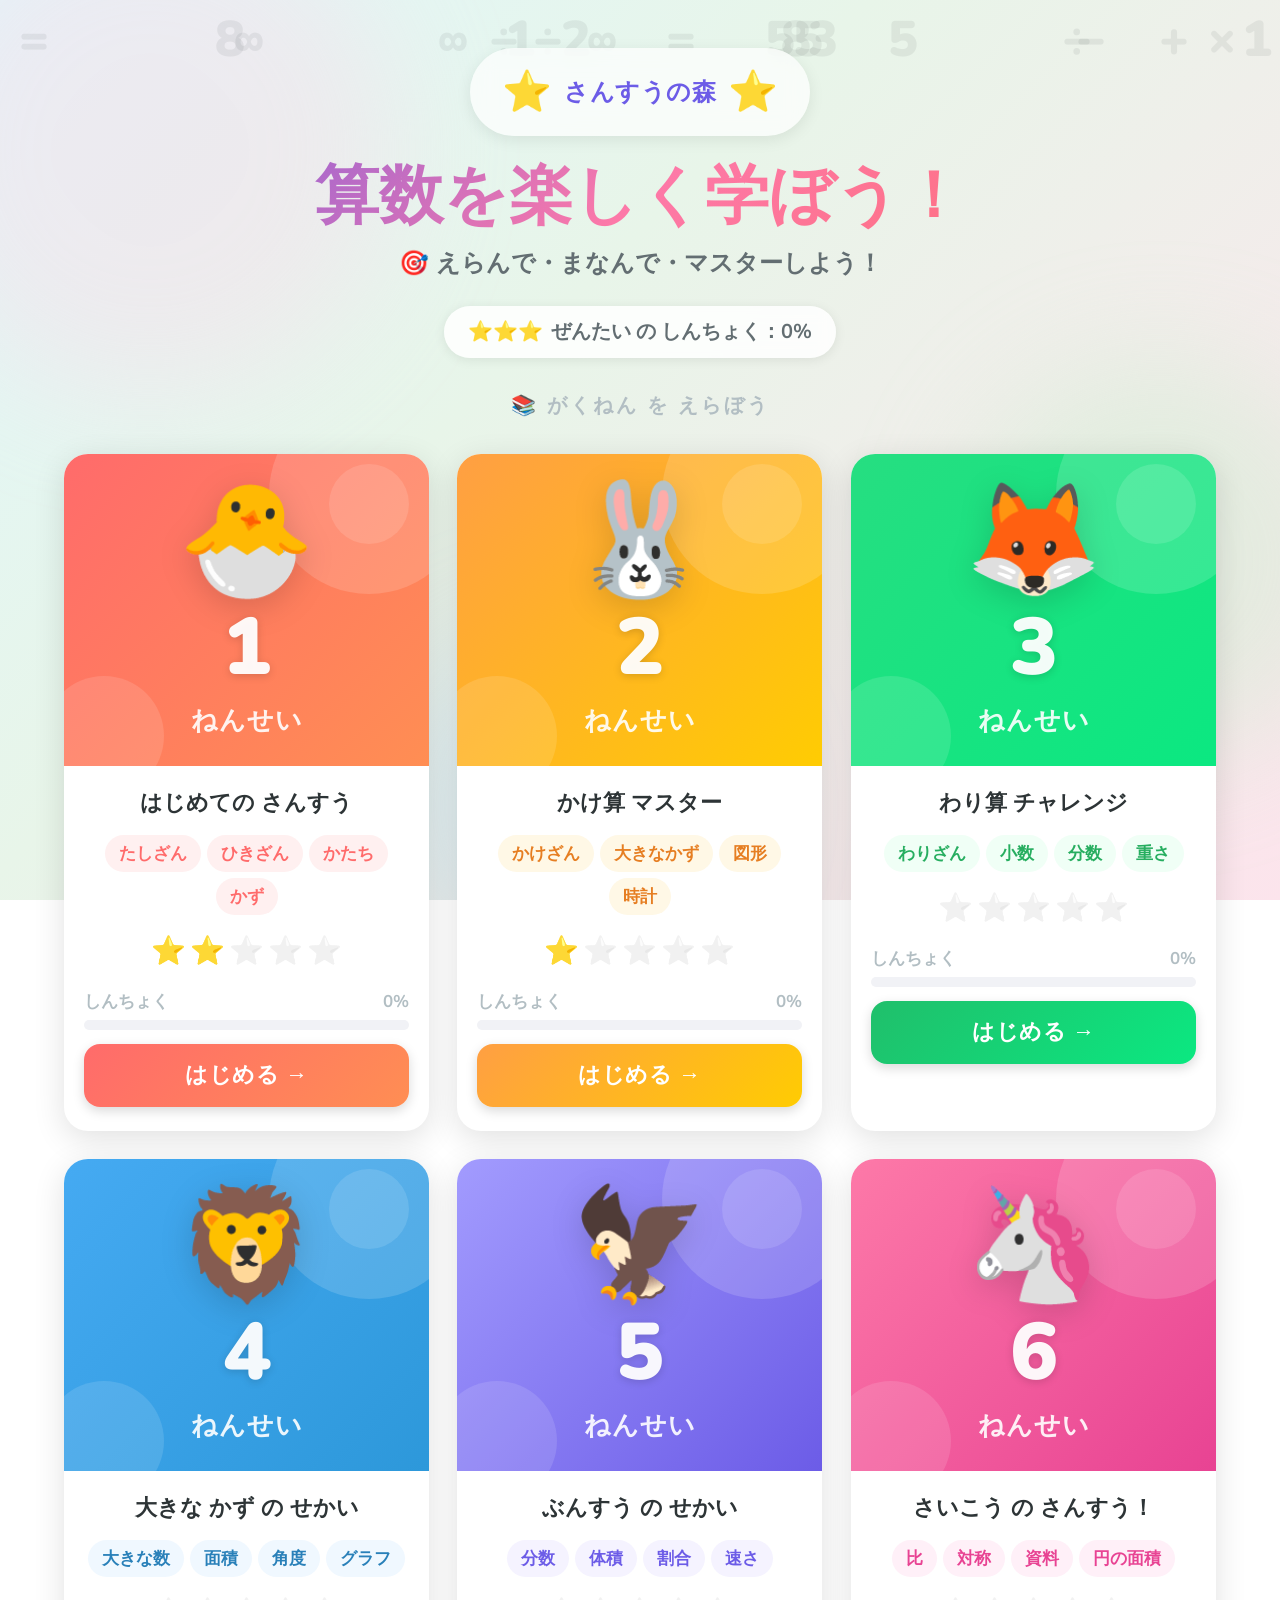
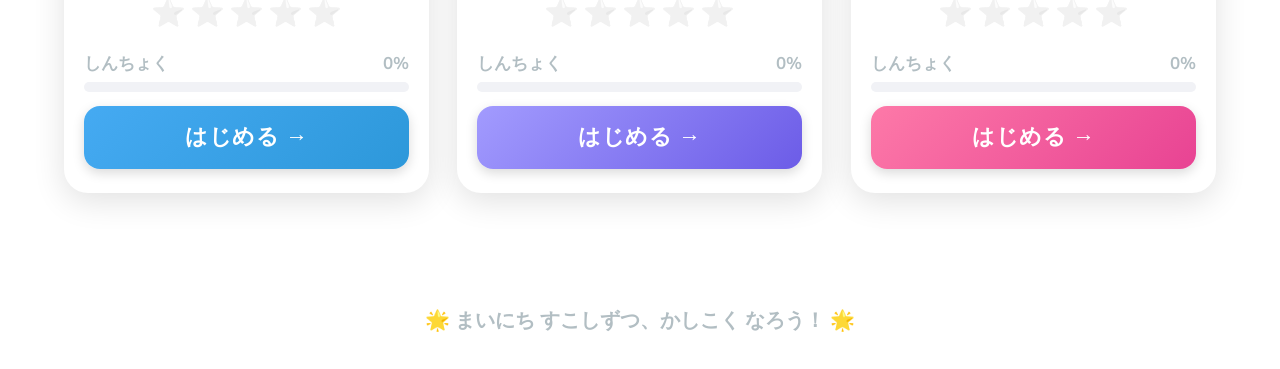
<file: index.html>
<!DOCTYPE html>
<html lang="ja">
<head>
  <meta charset="UTF-8">
  <meta name="viewport" content="width=device-width, initial-scale=1.0">
  <title>さんすうの森 🌟</title>
  <link href="https://fonts.googleapis.com/css2?family=Nunito:wght@400;600;700;800;900&display=swap" rel="stylesheet">
  <link rel="stylesheet" href="assets/css/style.css">
</head>
<body>

<!-- Animated background -->
<div class="bg-wrapper">
  <div class="bg-blob"></div>
  <div class="bg-blob"></div>
  <div class="bg-blob"></div>
  <div class="math-symbols" id="mathSymbols"></div>
</div>

<!-- Header -->
<header class="site-header">
  <div class="site-logo">
    <span class="logo-icon">⭐</span>
    <span class="logo-text">さんすうの森</span>
    <span class="logo-icon">⭐</span>
  </div>
  <h1 class="site-title">算数を楽しく学ぼう！</h1>
  <p class="site-subtitle">🎯 えらんで・まなんで・マスターしよう！</p>
  <div class="progress-badge">
    <span class="stars">⭐⭐⭐</span>
    <span id="totalProgress">ぜんたい の しんちょく：0%</span>
  </div>
</header>

<!-- Main -->
<main class="main-content">
  <p class="section-label">📚 がくねん を えらぼう</p>

  <div class="grade-grid">

    <!-- Grade 1 -->
    <a href="grade/grade1.html" class="grade-card grade-1">
      <div class="card-banner">
        <div class="banner-circle banner-circle-1"></div>
        <div class="banner-circle banner-circle-2"></div>
        <span class="card-mascot">🐣</span>
        <div class="card-grade-num">1</div>
        <div class="card-grade-label">ねんせい</div>
      </div>
      <div class="card-body">
        <div class="card-title">はじめての さんすう</div>
        <div class="topic-chips">
          <span class="chip">たしざん</span>
          <span class="chip">ひきざん</span>
          <span class="chip">かたち</span>
          <span class="chip">かず</span>
        </div>
        <div class="card-stars" data-grade="1">
          <span class="star">⭐</span><span class="star">⭐</span>
          <span class="star empty">⭐</span><span class="star empty">⭐</span><span class="star empty">⭐</span>
        </div>
        <div class="card-progress">
          <div class="progress-label"><span>しんちょく</span><span class="prog-pct" data-grade="1">0%</span></div>
          <div class="progress-bar-track"><div class="progress-bar-fill" data-grade="1" style="width:0%"></div></div>
        </div>
        <span class="card-btn">はじめる →</span>
      </div>
    </a>

    <!-- Grade 2 -->
    <a href="grade/grade2.html" class="grade-card grade-2">
      <div class="card-banner">
        <div class="banner-circle banner-circle-1"></div>
        <div class="banner-circle banner-circle-2"></div>
        <span class="card-mascot">🐰</span>
        <div class="card-grade-num">2</div>
        <div class="card-grade-label">ねんせい</div>
      </div>
      <div class="card-body">
        <div class="card-title">かけ算 マスター</div>
        <div class="topic-chips">
          <span class="chip">かけざん</span>
          <span class="chip">大きなかず</span>
          <span class="chip">図形</span>
          <span class="chip">時計</span>
        </div>
        <div class="card-stars" data-grade="2">
          <span class="star">⭐</span>
          <span class="star empty">⭐</span><span class="star empty">⭐</span>
          <span class="star empty">⭐</span><span class="star empty">⭐</span>
        </div>
        <div class="card-progress">
          <div class="progress-label"><span>しんちょく</span><span class="prog-pct" data-grade="2">0%</span></div>
          <div class="progress-bar-track"><div class="progress-bar-fill" data-grade="2" style="width:0%"></div></div>
        </div>
        <span class="card-btn">はじめる →</span>
      </div>
    </a>

    <!-- Grade 3 -->
    <a href="grade/grade3.html" class="grade-card grade-3">
      <div class="card-banner">
        <div class="banner-circle banner-circle-1"></div>
        <div class="banner-circle banner-circle-2"></div>
        <span class="card-mascot">🦊</span>
        <div class="card-grade-num">3</div>
        <div class="card-grade-label">ねんせい</div>
      </div>
      <div class="card-body">
        <div class="card-title">わり算 チャレンジ</div>
        <div class="topic-chips">
          <span class="chip">わりざん</span>
          <span class="chip">小数</span>
          <span class="chip">分数</span>
          <span class="chip">重さ</span>
        </div>
        <div class="card-stars" data-grade="3">
          <span class="star empty">⭐</span><span class="star empty">⭐</span>
          <span class="star empty">⭐</span><span class="star empty">⭐</span><span class="star empty">⭐</span>
        </div>
        <div class="card-progress">
          <div class="progress-label"><span>しんちょく</span><span class="prog-pct" data-grade="3">0%</span></div>
          <div class="progress-bar-track"><div class="progress-bar-fill" data-grade="3" style="width:0%"></div></div>
        </div>
        <span class="card-btn">はじめる →</span>
      </div>
    </a>

    <!-- Grade 4 -->
    <a href="grade/grade4.html" class="grade-card grade-4">
      <div class="card-banner">
        <div class="banner-circle banner-circle-1"></div>
        <div class="banner-circle banner-circle-2"></div>
        <span class="card-mascot">🦁</span>
        <div class="card-grade-num">4</div>
        <div class="card-grade-label">ねんせい</div>
      </div>
      <div class="card-body">
        <div class="card-title">大きな かず の せかい</div>
        <div class="topic-chips">
          <span class="chip">大きな数</span>
          <span class="chip">面積</span>
          <span class="chip">角度</span>
          <span class="chip">グラフ</span>
        </div>
        <div class="card-stars" data-grade="4">
          <span class="star empty">⭐</span><span class="star empty">⭐</span>
          <span class="star empty">⭐</span><span class="star empty">⭐</span><span class="star empty">⭐</span>
        </div>
        <div class="card-progress">
          <div class="progress-label"><span>しんちょく</span><span class="prog-pct" data-grade="4">0%</span></div>
          <div class="progress-bar-track"><div class="progress-bar-fill" data-grade="4" style="width:0%"></div></div>
        </div>
        <span class="card-btn">はじめる →</span>
      </div>
    </a>

    <!-- Grade 5 -->
    <a href="grade/grade5.html" class="grade-card grade-5">
      <div class="card-banner">
        <div class="banner-circle banner-circle-1"></div>
        <div class="banner-circle banner-circle-2"></div>
        <span class="card-mascot">🦅</span>
        <div class="card-grade-num">5</div>
        <div class="card-grade-label">ねんせい</div>
      </div>
      <div class="card-body">
        <div class="card-title">ぶんすう の せかい</div>
        <div class="topic-chips">
          <span class="chip">分数</span>
          <span class="chip">体積</span>
          <span class="chip">割合</span>
          <span class="chip">速さ</span>
        </div>
        <div class="card-stars" data-grade="5">
          <span class="star empty">⭐</span><span class="star empty">⭐</span>
          <span class="star empty">⭐</span><span class="star empty">⭐</span><span class="star empty">⭐</span>
        </div>
        <div class="card-progress">
          <div class="progress-label"><span>しんちょく</span><span class="prog-pct" data-grade="5">0%</span></div>
          <div class="progress-bar-track"><div class="progress-bar-fill" data-grade="5" style="width:0%"></div></div>
        </div>
        <span class="card-btn">はじめる →</span>
      </div>
    </a>

    <!-- Grade 6 -->
    <a href="grade/grade6.html" class="grade-card grade-6">
      <div class="card-banner">
        <div class="banner-circle banner-circle-1"></div>
        <div class="banner-circle banner-circle-2"></div>
        <span class="card-mascot">🦄</span>
        <div class="card-grade-num">6</div>
        <div class="card-grade-label">ねんせい</div>
      </div>
      <div class="card-body">
        <div class="card-title">さいこう の さんすう！</div>
        <div class="topic-chips">
          <span class="chip">比</span>
          <span class="chip">対称</span>
          <span class="chip">資料</span>
          <span class="chip">円の面積</span>
        </div>
        <div class="card-stars" data-grade="6">
          <span class="star empty">⭐</span><span class="star empty">⭐</span>
          <span class="star empty">⭐</span><span class="star empty">⭐</span><span class="star empty">⭐</span>
        </div>
        <div class="card-progress">
          <div class="progress-label"><span>しんちょく</span><span class="prog-pct" data-grade="6">0%</span></div>
          <div class="progress-bar-track"><div class="progress-bar-fill" data-grade="6" style="width:0%"></div></div>
        </div>
        <span class="card-btn">はじめる →</span>
      </div>
    </a>

  </div>
</main>

<footer class="site-footer">
  🌟 まいにち すこしずつ、かしこく なろう！ 🌟
</footer>

<script src="assets/js/storage.js"></script>
<script src="assets/js/app.js"></script>
<script>
  // Floating math symbols
  const symbols = ['+', '−', '×', '÷', '=', '1', '2', '3', '5', '8', '∞', '%'];
  const container = document.getElementById('mathSymbols');
  for (let i = 0; i < 20; i++) {
    const el = document.createElement('span');
    el.className = 'math-sym';
    el.textContent = symbols[Math.floor(Math.random() * symbols.length)];
    const left = Math.random() * 100;
    const dur = 12 + Math.random() * 16;
    const delay = -Math.random() * 20;
    el.style.cssText = `left:${left}%;animation-duration:${dur}s;animation-delay:${delay}s`;
    container.appendChild(el);
  }

  // Load progress from storage
  document.querySelectorAll('.progress-bar-fill[data-grade]').forEach(bar => {
    const grade = bar.dataset.grade;
    const pct = AppStorage.getGradeProgress(grade);
    bar.style.width = pct + '%';
    document.querySelector(`.prog-pct[data-grade="${grade}"]`).textContent = pct + '%';
  });
</script>
</body>
</html>
</file>
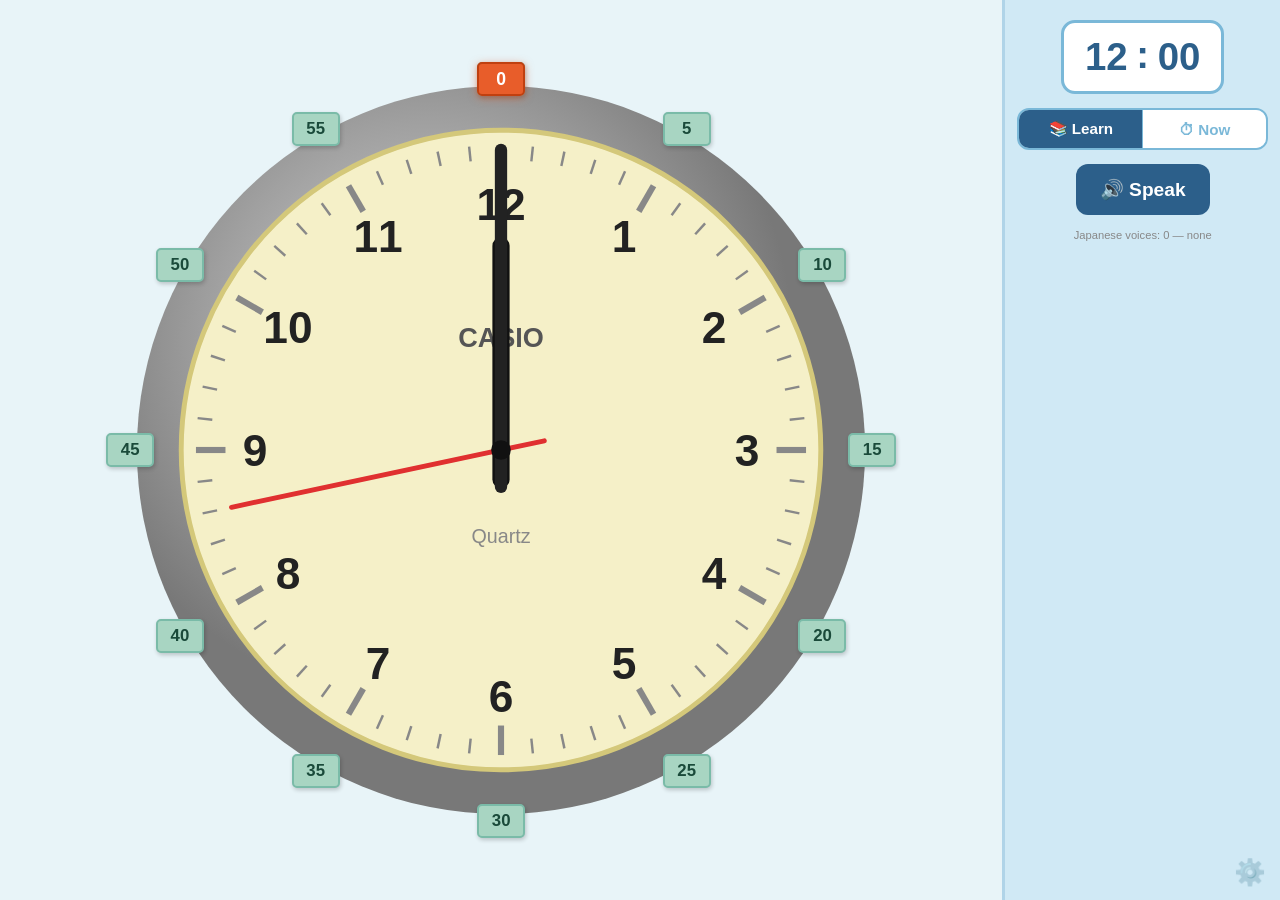
<file: clock.html>
<!DOCTYPE html>
<html lang="vi">
  <head>
    <meta charset="UTF-8" />
    <meta
      name="viewport"
      content="width=device-width, initial-scale=1.0, maximum-scale=1.0"
    />
    <title>Tập xem giờ đồng hồ</title>
    <style>
      * {
        box-sizing: border-box;
        margin: 0;
        padding: 0;
      }

      body {
        height: 100vh;
        display: flex;
        background: #e8f4f8;
        font-family: "Segoe UI", sans-serif;
        overflow: hidden;
      }

      /* ── Left: clock area ── */
      .left {
        flex: 4;
        display: flex;
        align-items: center;
        justify-content: center;
      }

      .clock-wrapper {
        position: relative;
        /* size computed in JS to fit the container */
        width: var(--cw, 520px);
        height: var(--cw, 520px);
      }

      .minute-label {
        position: absolute;
        width: 48px;
        height: 34px;
        background: #a8d5c2;
        border: 2px solid #7abba8;
        border-radius: 5px;
        display: flex;
        align-items: center;
        justify-content: center;
        font-size: 1.05rem;
        font-weight: bold;
        color: #1a4a3a;
        transform: translate(-50%, -50%);
        box-shadow: 1px 2px 4px rgba(0, 0, 0, 0.2);
        user-select: none;
      }

      .current-minute-label {
        position: absolute;
        min-width: 48px;
        height: 34px;
        padding: 0 8px;
        background: #e85d2a;
        border: 2px solid #c04010;
        border-radius: 5px;
        display: flex;
        align-items: center;
        justify-content: center;
        font-size: 1.1rem;
        font-weight: bold;
        color: white;
        transform: translate(-50%, -50%);
        box-shadow: 0 2px 8px rgba(232, 93, 42, 0.5);
        user-select: none;
        pointer-events: none;
        transition: left 0.05s, top 0.05s;
        z-index: 2;
      }

      svg#clock {
        width: 100%;
        height: 100%;
        cursor: default;
      }

      .hand-minute {
        cursor: grab;
      }
      .hand-minute:active {
        cursor: grabbing;
      }

      /* ── Right: input panel ── */
      .right {
        flex: 1;
        display: flex;
        flex-direction: column;
        align-items: center;
        justify-content: flex-start;
        gap: 14px;
        background: #d0e9f5;
        border-left: 3px solid #b0d4e8;
        padding: 20px 12px 16px;
        overflow: hidden;
      }

      .right label {
        font-size: 1.1rem;
        color: #2c5f8a;
        font-weight: 700;
        text-align: center;
      }

      .time-box {
        display: inline-flex;
        align-items: center;
        gap: 4px;
        background: white;
        border: 3px solid #7ab8d8;
        border-radius: 14px;
        padding: 12px 16px;
      }

      .time-box:focus-within {
        border-color: #2c5f8a;
        box-shadow: 0 0 0 3px rgba(44, 95, 138, 0.2);
      }

      .time-box input[type="number"] {
        font-size: 2.4rem;
        font-weight: bold;
        color: #2c5f8a;
        text-align: center;
        width: 52px;
        border: none;
        outline: none;
        background: transparent;
        -moz-appearance: textfield;
      }

      .time-box input[type="number"]::-webkit-inner-spin-button,
      .time-box input[type="number"]::-webkit-outer-spin-button {
        -webkit-appearance: none;
      }

      .time-sep {
        font-size: 2.4rem;
        font-weight: bold;
        color: #2c5f8a;
        line-height: 1;
        margin-bottom: 4px;
      }

      .mode-toggle {
        display: flex;
        border: 2px solid #7ab8d8;
        border-radius: 12px;
        overflow: hidden;
        width: 100%;
      }

      .mode-toggle button {
        flex: 1;
        padding: 10px 0;
        font-size: 0.95rem;
        font-weight: 700;
        border: none;
        cursor: pointer;
        transition: background 0.15s, color 0.15s;
        background: white;
        color: #7ab8d8;
      }

      .mode-toggle button.active {
        background: #2c5f8a;
        color: white;
      }

      .mode-toggle button:first-child {
        border-right: 1px solid #7ab8d8;
      }

      .btn-speak {
        display: flex;
        align-items: center;
        gap: 8px;
        padding: 14px 24px;
        font-size: 1.2rem;
        font-weight: 700;
        color: white;
        background: #2c5f8a;
        border: none;
        border-radius: 12px;
        cursor: pointer;
        transition: background 0.15s, transform 0.1s;
        white-space: nowrap;
      }

      .btn-speak:hover {
        background: #1e4a6e;
      }
      .btn-speak:active {
        transform: scale(0.96);
      }

      .btn-speak.speaking {
        background: #e05c2a;
        animation: pulse 0.8s infinite alternate;
      }

      @keyframes pulse {
        from {
          box-shadow: 0 0 0 0 rgba(224, 92, 42, 0.5);
        }
        to {
          box-shadow: 0 0 0 8px rgba(224, 92, 42, 0);
        }
      }

      .voice-label {
        font-size: 0.72rem;
        color: #5a7a8a;
        text-align: center;
        min-height: 1em;
        word-break: break-all;
      }

      /* ── Gear button ── */
      .btn-gear {
        position: fixed;
        bottom: 10px;
        right: 10px;
        z-index: 400;
        background: none;
        border: none;
        font-size: 1.6rem;
        cursor: pointer;
        opacity: 0.5;
        transition: opacity 0.15s, transform 0.35s;
        line-height: 1;
        padding: 4px;
      }
      .btn-gear:hover {
        opacity: 1;
      }
      .btn-gear:active {
        transform: rotate(90deg);
      }

      /* ── Settings popup ── */
      .popup-backdrop {
        display: none;
        position: fixed;
        inset: 0;
        background: rgba(0, 0, 0, 0.35);
        z-index: 500;
        align-items: center;
        justify-content: center;
      }
      .popup-backdrop.open {
        display: flex;
      }

      .popup {
        background: white;
        border-radius: 16px;
        padding: 20px 24px;
        box-shadow: 0 8px 32px rgba(0, 0, 0, 0.25);
        min-width: 260px;
        max-width: 90vw;
      }

      .popup h3 {
        font-size: 1rem;
        color: #2c5f8a;
        margin-bottom: 16px;
        text-align: center;
      }

      .toggle-row {
        display: flex;
        align-items: center;
        justify-content: space-between;
        gap: 16px;
        margin-bottom: 20px;
        font-size: 0.95rem;
        font-weight: 600;
        color: #1a4a3a;
      }

      /* Toggle switch */
      .toggle-switch {
        position: relative;
        width: 48px;
        height: 26px;
        flex-shrink: 0;
      }
      .toggle-switch input {
        opacity: 0;
        width: 0;
        height: 0;
      }
      .toggle-slider {
        position: absolute;
        inset: 0;
        background: #ccc;
        border-radius: 26px;
        cursor: pointer;
        transition: background 0.2s;
      }
      .toggle-slider::before {
        content: "";
        position: absolute;
        width: 20px;
        height: 20px;
        left: 3px;
        top: 3px;
        background: white;
        border-radius: 50%;
        transition: transform 0.2s;
      }
      .toggle-switch input:checked + .toggle-slider {
        background: #2c5f8a;
      }
      .toggle-switch input:checked + .toggle-slider::before {
        transform: translateX(22px);
      }

      .popup-close {
        display: block;
        width: 100%;
        padding: 9px;
        background: #2c5f8a;
        color: white;
        border: none;
        border-radius: 10px;
        font-size: 0.95rem;
        font-weight: 700;
        cursor: pointer;
      }
      .popup-close:hover {
        background: #1e4a6e;
      }

      /* ── Portrait overlay ── */
      .portrait-overlay {
        display: none;
        position: fixed;
        inset: 0;
        background: #2c5f8a;
        z-index: 999;
        flex-direction: column;
        align-items: center;
        justify-content: center;
        gap: 20px;
        color: white;
        font-size: 1.2rem;
        font-weight: 600;
        text-align: center;
        padding: 32px;
      }

      .portrait-overlay .rotate-icon {
        font-size: 4rem;
        animation: rotateHint 1.5s ease-in-out infinite;
      }

      @keyframes rotateHint {
        0% {
          transform: rotate(0deg);
        }
        50% {
          transform: rotate(90deg);
        }
        100% {
          transform: rotate(90deg);
        }
      }

      /* ── Mobile landscape tweaks ── */
      @media (max-width: 1280px) and (orientation: landscape) and (pointer: coarse) {
        .right {
          gap: 8px;
          padding: 12px 8px 8px;
        }

        .right label {
          font-size: 0.9rem;
        }

        .time-box input[type="number"] {
          font-size: 1.8rem;
          width: 42px;
        }
        .time-sep {
          font-size: 1.8rem;
        }

        .mode-toggle button {
          padding: 7px 0;
          font-size: 0.82rem;
        }
        .btn-speak {
          padding: 10px 16px;
          font-size: 1rem;
        }
      }

      /* ── Show overlay in portrait on mobile ── */
      @media (max-width: 900px) and (orientation: portrait) {
        .portrait-overlay {
          display: flex;
        }
      }
    </style>
  </head>
  <body>
    <!-- Portrait warning -->
    <div class="portrait-overlay">
      <div class="rotate-icon">📱</div>
      <div>Xoay ngang màn hình để sử dụng</div>
    </div>

    <!-- Left: clock -->
    <div class="left">
      <div class="clock-wrapper" id="clockWrapper">
        <div class="current-minute-label" id="currentMinLabel">0</div>
        <svg
          id="clock"
          viewBox="0 0 300 300"
          xmlns="http://www.w3.org/2000/svg"
        >
          <defs>
            <radialGradient id="metalGrad" cx="40%" cy="35%">
              <stop offset="0%" stop-color="#d8d8d8" />
              <stop offset="60%" stop-color="#a0a0a0" />
              <stop offset="100%" stop-color="#787878" />
            </radialGradient>
          </defs>

          <!-- Outer metallic ring -->
          <circle cx="150" cy="150" r="148" fill="url(#metalGrad)" />
          <!-- Clock face -->
          <circle cx="150" cy="150" r="130" fill="#f5f0c8" />
          <!-- Inner ring -->
          <circle
            cx="150"
            cy="150"
            r="130"
            fill="none"
            stroke="#d4c87a"
            stroke-width="2"
          />

          <!-- Tick marks -->
          <g id="ticks"></g>
          <!-- Hour numbers -->
          <g id="hourNums"></g>

          <!-- Brand -->
          <text
            x="150"
            y="108"
            text-anchor="middle"
            font-size="11"
            fill="#555"
            font-family="Arial"
            font-weight="bold"
          >
            CASIO
          </text>
          <text
            x="150"
            y="188"
            text-anchor="middle"
            font-size="8"
            fill="#888"
            font-family="Arial"
          >
            Quartz
          </text>

          <!-- Hour hand -->
          <line
            id="handHour"
            x1="150"
            y1="150"
            x2="150"
            y2="90"
            stroke="#111"
            stroke-width="7"
            stroke-linecap="round"
          />

          <!-- Minute hand -->
          <line
            id="handMinute"
            x1="150"
            y1="165"
            x2="150"
            y2="60"
            stroke="#222"
            stroke-width="5"
            stroke-linecap="round"
            class="hand-minute"
          />

          <!-- Second hand -->
          <line
            id="handSecond"
            x1="150"
            y1="165"
            x2="150"
            y2="38"
            stroke="#e03030"
            stroke-width="2"
            stroke-linecap="round"
          />
          <circle cx="150" cy="150" r="3" fill="#e03030" />

          <!-- Center dot -->
          <circle cx="150" cy="150" r="4" fill="#111" />
        </svg>
      </div>
    </div>

    <!-- Right: time display -->
    <div class="right">
      <div class="time-box">
        <input type="number" id="inputH" min="1" max="12" value="12" />
        <span class="time-sep">:</span>
        <input type="number" id="inputM" min="0" max="59" value="00" />
      </div>
      <div class="mode-toggle">
        <button id="btnLearn" class="active">📚 Learn</button>
        <button id="btnNow">⏱ Now</button>
      </div>
      <button class="btn-speak" id="btnSpeak">🔊 Speak</button>
      <div id="voiceLabel" class="voice-label" style="display: none"></div>
      <div id="debugLog" style="font-size:0.7rem;color:#888;text-align:center;word-break:break-all;min-height:1em;"></div>
    </div>

    <button class="btn-gear" id="btnGear" title="Cài đặt nhãn">⚙️</button>

    <!-- Settings popup -->
    <div class="popup-backdrop" id="popupBackdrop">
      <div class="popup">
        <h3>⚙️ Cài đặt</h3>
        <div class="toggle-row">
          <span>Hiện nhãn phút</span>
          <label class="toggle-switch">
            <input type="checkbox" id="toggleLabels" checked />
            <span class="toggle-slider"></span>
          </label>
        </div>
        <button class="popup-close" id="popupClose">Đóng</button>
      </div>
    </div>

    <script>
      // Fix height on mobile browsers (accounts for address bar + nav bar)
      function fixHeight() {
        document.body.style.height = window.innerHeight + "px";
      }
      fixHeight();
      window.addEventListener("resize", fixHeight);
      window.addEventListener("orientationchange", () =>
        setTimeout(fixHeight, 300)
      );

      const CX = 150,
        CY = 150;
      const MINUTE_R = 122;
      const HOUR_R = 83;

      // ── Tick marks ───────────────────────────────────────────────
      const ticksG = document.getElementById("ticks");
      for (let i = 0; i < 60; i++) {
        const angle = ((i * 6 - 90) * Math.PI) / 180;
        const isHour = i % 5 === 0;
        const r1 = 124,
          r2 = isHour ? 112 : 118;
        const line = document.createElementNS(
          "http://www.w3.org/2000/svg",
          "line"
        );
        line.setAttribute("x1", CX + r1 * Math.cos(angle));
        line.setAttribute("y1", CY + r1 * Math.sin(angle));
        line.setAttribute("x2", CX + r2 * Math.cos(angle));
        line.setAttribute("y2", CY + r2 * Math.sin(angle));
        line.setAttribute("stroke", "#888");
        line.setAttribute("stroke-width", isHour ? 2.5 : 1);
        ticksG.appendChild(line);
      }

      // ── Hour numbers ─────────────────────────────────────────────
      const numsG = document.getElementById("hourNums");
      for (let h = 1; h <= 12; h++) {
        const angle = ((h * 30 - 90) * Math.PI) / 180;
        const r = 100;
        const txt = document.createElementNS(
          "http://www.w3.org/2000/svg",
          "text"
        );
        txt.setAttribute("x", CX + r * Math.cos(angle));
        txt.setAttribute("y", CY + r * Math.sin(angle));
        txt.setAttribute("text-anchor", "middle");
        txt.setAttribute("dominant-baseline", "central");
        txt.setAttribute("font-size", "18");
        txt.setAttribute("font-family", "Arial");
        txt.setAttribute("font-weight", "bold");
        txt.setAttribute("fill", "#222");
        txt.textContent = h;
        numsG.appendChild(txt);
      }

      // ── Label visibility (defined early, used by buildMinuteLabels) ─
      const LABEL_VIS_KEY = "clock_labels_visible";

      function labelsVisible() {
        return localStorage.getItem(LABEL_VIS_KEY) !== "false";
      }

      function applyLabelVisibility() {
        const show = labelsVisible();
        document.querySelectorAll(".minute-label").forEach((el) => {
          el.style.visibility = show ? "visible" : "hidden";
        });
        const toggle = document.getElementById("toggleLabels");
        if (toggle) toggle.checked = show;
      }

      // ── Size clock wrapper to fit left panel ─────────────────────
      let currentWS = 520;

      function resizeClock() {
        const left = document.querySelector(".left");
        currentWS = Math.min(left.clientWidth, left.clientHeight) * 0.82;
        document
          .getElementById("clockWrapper")
          .style.setProperty("--cw", currentWS + "px");
        buildMinuteLabels(currentWS);
      }

      // ── Minute labels ────────────────────────────────────────────
      function buildMinuteLabels(WS) {
        document.querySelectorAll(".minute-label").forEach((el) => el.remove());
        const wrapper = document.getElementById("clockWrapper");
        const labelRadius = WS / 2 + 2;
        for (let m = 0; m < 60; m += 5) {
          const angle = ((m * 6 - 90) * Math.PI) / 180;
          const div = document.createElement("div");
          div.className = "minute-label";
          div.dataset.min = m;
          div.style.left = WS / 2 + labelRadius * Math.cos(angle) + "px";
          div.style.top = WS / 2 + labelRadius * Math.sin(angle) + "px";
          div.textContent = m;
          wrapper.appendChild(div);
        }
        applyLabelVisibility();
      }

      resizeClock();
      window.addEventListener("resize", resizeClock);

      // ── Hand state ───────────────────────────────────────────────
      let minuteAngle = -90; // -90 = 12 o'clock
      let cumulativeDeg = 0;
      let lastAngle = -90;
      let isDragging = false;

      const handHour = document.getElementById("handHour");
      const handMinute = document.getElementById("handMinute");
      const handSecond = document.getElementById("handSecond");
      const inputH = document.getElementById("inputH");
      const inputM = document.getElementById("inputM");
      const svgEl = document.getElementById("clock");
      const currentMinLabel = document.getElementById("currentMinLabel");

      const SECOND_R = 112;

      function setSecondHand(sec) {
        const rad = ((sec * 6 - 90) * Math.PI) / 180;
        handSecond.setAttribute("x1", CX - 18 * Math.cos(rad));
        handSecond.setAttribute("y1", CY - 18 * Math.sin(rad));
        handSecond.setAttribute("x2", CX + SECOND_R * Math.cos(rad));
        handSecond.setAttribute("y2", CY + SECOND_R * Math.sin(rad));
      }

      // Tick second hand every second
      let learnSecondInterval = null;

      function startLearnSeconds() {
        setSecondHand(new Date().getSeconds());
        clearInterval(learnSecondInterval);
        learnSecondInterval = setInterval(
          () => setSecondHand(new Date().getSeconds()),
          1000
        );
      }

      function stopLearnSeconds() {
        clearInterval(learnSecondInterval);
      }

      function setHands(minDeg) {
        const minRad = (minDeg * Math.PI) / 180;
        // Minute hand
        handMinute.setAttribute("x1", CX - 15 * Math.cos(minRad));
        handMinute.setAttribute("y1", CY - 15 * Math.sin(minRad));
        handMinute.setAttribute("x2", CX + MINUTE_R * Math.cos(minRad));
        handMinute.setAttribute("y2", CY + MINUTE_R * Math.sin(minRad));
        // Hour hand
        const hRad = (((minDeg + 90) / 12 - 90) * Math.PI) / 180;
        handHour.setAttribute("x1", CX - 12 * Math.cos(hRad));
        handHour.setAttribute("y1", CY - 12 * Math.sin(hRad));
        handHour.setAttribute("x2", CX + HOUR_R * Math.cos(hRad));
        handHour.setAttribute("y2", CY + HOUR_R * Math.sin(hRad));

        // Update number inputs
        const totalMinutes = Math.round(
          (((cumulativeDeg % 43200) + 43200) % 43200) / 6
        );
        const displayH = Math.floor(totalMinutes / 60) % 12;
        const displayM = totalMinutes % 60;
        inputH.value = displayH === 0 ? 12 : displayH;
        inputM.value = String(displayM).padStart(2, "0");

        // Update current minute label position
        const labelR = currentWS / 2 + 2;
        const lx = currentWS / 2 + labelR * Math.cos(minRad);
        const ly = currentWS / 2 + labelR * Math.sin(minRad);
        currentMinLabel.style.left = lx + "px";
        currentMinLabel.style.top = ly + "px";
        currentMinLabel.textContent = displayM;
      }

      function getSVGAngle(evt) {
        const rect = svgEl.getBoundingClientRect();
        const clientX = evt.touches ? evt.touches[0].clientX : evt.clientX;
        const clientY = evt.touches ? evt.touches[0].clientY : evt.clientY;
        const x = (clientX - rect.left) * (300 / rect.width) - CX;
        const y = (clientY - rect.top) * (300 / rect.height) - CY;
        return (Math.atan2(y, x) * 180) / Math.PI;
      }

      function pointToSegmentDist(px, py, ax, ay, bx, by) {
        const dx = bx - ax,
          dy = by - ay;
        const t = Math.max(
          0,
          Math.min(1, ((px - ax) * dx + (py - ay) * dy) / (dx * dx + dy * dy))
        );
        return Math.hypot(px - (ax + t * dx), py - (ay + t * dy));
      }

      function onStart(evt) {
        if (mode === "now") return; // disable drag in Now mode
        const rect = svgEl.getBoundingClientRect();
        const clientX = evt.touches ? evt.touches[0].clientX : evt.clientX;
        const clientY = evt.touches ? evt.touches[0].clientY : evt.clientY;
        const svgX = (clientX - rect.left) * (300 / rect.width);
        const svgY = (clientY - rect.top) * (300 / rect.height);

        const minRad = (minuteAngle * Math.PI) / 180;
        const tipX = CX + MINUTE_R * Math.cos(minRad);
        const tipY = CY + MINUTE_R * Math.sin(minRad);
        const handDist = pointToSegmentDist(
          svgX,
          svgY,
          CX - 15 * Math.cos(minRad),
          CY - 15 * Math.sin(minRad),
          tipX,
          tipY
        );

        if (handDist < 20 || Math.hypot(svgX - tipX, svgY - tipY) < 32) {
          isDragging = true;
          lastAngle = getSVGAngle(evt);
          evt.preventDefault();
        }
      }

      function onMove(evt) {
        if (!isDragging) return;
        evt.preventDefault();
        const angle = getSVGAngle(evt);
        let delta = angle - lastAngle;
        if (delta > 180) delta -= 360;
        if (delta < -180) delta += 360;
        cumulativeDeg += delta;
        minuteAngle += delta;
        lastAngle = angle;
        setHands(minuteAngle);
        saveTime();
      }

      function onEnd() {
        isDragging = false;
      }

      svgEl.addEventListener("mousedown", onStart);
      window.addEventListener("mousemove", onMove);
      window.addEventListener("mouseup", onEnd);
      svgEl.addEventListener("touchstart", onStart, { passive: false });
      window.addEventListener("touchmove", onMove, { passive: false });
      window.addEventListener("touchend", onEnd);

      // ── Sync number inputs → clock ──────────────────────────────
      function syncFromInputs() {
        const h = Math.min(12, Math.max(1, parseInt(inputH.value) || 12));
        const m = Math.min(59, Math.max(0, parseInt(inputM.value) || 0));
        inputH.value = h;
        inputM.value = String(m).padStart(2, "0");
        const totalMin = (h % 12) * 60 + m;
        cumulativeDeg = totalMin * 6;
        minuteAngle = totalMin * 6 - 90;
        setHands(minuteAngle);
        saveTime();
      }

      inputH.addEventListener("change", syncFromInputs);
      inputM.addEventListener("change", syncFromInputs);

      function saveTime() {
        localStorage.setItem(
          "clock_time",
          JSON.stringify({ h: inputH.value, m: inputM.value })
        );
      }

      function loadTime() {
        const saved = localStorage.getItem("clock_time");
        if (!saved) return;
        const { h, m } = JSON.parse(saved);
        inputH.value = h;
        inputM.value = m;
        const totalMin = (parseInt(h) % 12) * 60 + parseInt(m);
        cumulativeDeg = totalMin * 6;
        minuteAngle = totalMin * 6 - 90;
      }

      // Initial render
      loadTime();
      setHands(minuteAngle);
      startLearnSeconds();

      // ── Mode: Learn / Now ───────────────────────────────────────
      let mode = "learn";
      let nowInterval = null;

      const btnLearn = document.getElementById("btnLearn");
      const btnNow = document.getElementById("btnNow");

      function applyNow() {
        const now = new Date();
        const h = now.getHours() % 12 || 12;
        const m = now.getMinutes();
        const s = now.getSeconds();
        inputH.value = h;
        inputM.value = String(m).padStart(2, "0");
        const totalMin = (h % 12) * 60 + m;
        cumulativeDeg = totalMin * 6;
        minuteAngle = totalMin * 6 - 90;
        setHands(minuteAngle);
        setSecondHand(s);
        saveTime();
      }

      function setMode(m) {
        mode = m;
        btnLearn.classList.toggle("active", m === "learn");
        btnNow.classList.toggle("active", m === "now");
        handMinute.style.cursor = m === "now" ? "default" : "grab";

        clearInterval(nowInterval);
        if (m === "now") {
          applyNow();
          nowInterval = setInterval(applyNow, 1000);
        } else {
          stopLearnSeconds();
        }
      }

      btnLearn.addEventListener("click", () => setMode("learn"));
      btnNow.addEventListener("click", () => setMode("now"));

      // ── Speak time in Japanese ───────────────────────────────────
      const btnSpeak = document.getElementById("btnSpeak");
      const voiceLabel = document.getElementById("voiceLabel");

      let jaVoices = [];
      let lastGender = "male";

      const dbgEl = document.getElementById("debugLog");
      function dbg(msg) { console.log(msg); if (dbgEl) dbgEl.textContent = msg; }

      function loadJaVoices() {
        const all = window.speechSynthesis.getVoices();
        jaVoices = all.filter((v) => v.lang.startsWith("ja"));
        if (jaVoices.length === 0 && all.length === 0) {
          setTimeout(loadJaVoices, 250);
        }
        updateVoiceLabel();
      }

      function updateVoiceLabel() {
        if (jaVoices.length >= 2) {
          voiceLabel.textContent = `♀ ${jaVoices[0].name}  |  ♂ ${jaVoices[1].name}`;
        } else if (jaVoices.length === 1) {
          voiceLabel.textContent = `${jaVoices[0].name}  (pitch ♀/♂)`;
        } else {
          voiceLabel.textContent = "ja-JP default  (pitch ♀/♂)";
        }
        dbg(`Japanese voices: ${jaVoices.length} — ${jaVoices.map(v=>v.name).join(', ') || 'none'}`);
      }

      loadJaVoices();
      window.speechSynthesis.onvoiceschanged = loadJaVoices;

      function fallbackSpeech(text, isMale) {
        window.speechSynthesis.cancel();
        window.speechSynthesis.resume();
        const voice = jaVoices.length >= 2 ? (isMale ? jaVoices[1] : jaVoices[0])
                    : jaVoices[0] || null;
        const utterance = new SpeechSynthesisUtterance(text);
        utterance.lang   = "ja-JP";
        utterance.rate   = 0.75;
        utterance.volume = 1;
        utterance.pitch  = isMale ? 0.6 : 1.0;
        if (voice) utterance.voice = voice;
        utterance.onstart = () => { btnSpeak.classList.add("speaking"); dbg(`▶ Speech API (${voice ? voice.name : 'default'})`); };
        utterance.onend   = () => { btnSpeak.classList.remove("speaking"); dbg("✅ done"); };
        utterance.onerror = (e) => { btnSpeak.classList.remove("speaking"); dbg("❌ Speech API error: " + e.error); };
        setTimeout(() => window.speechSynthesis.speak(utterance), 100);
      }

      function doSpeak(text, isMale) {
        window.speechSynthesis.cancel();
        btnSpeak.classList.remove("speaking");

        const isLocal = /^(localhost|127\.|192\.|10\.|172\.)/.test(location.hostname);
        const url = isLocal
          ? `${location.origin}/tts?q=${encodeURIComponent(text)}&lang=ja`
          : `https://translate.googleapis.com/translate_tts?ie=UTF-8&q=${encodeURIComponent(text)}&tl=ja&client=gtx&ttsspeed=0.8`;
        dbg(isLocal ? "Google TTS (proxy)..." : "Google TTS (direct)...");

        const audio = new Audio(url);
        audio.volume = 1;

        audio.addEventListener("playing", () => {
          btnSpeak.classList.add("speaking");
          dbg("▶ Google TTS playing");
        });
        audio.addEventListener("ended", () => {
          btnSpeak.classList.remove("speaking");
          dbg("✅ done");
        });
        audio.addEventListener("error", (e) => {
          const codes = ["ABORTED","NETWORK","DECODE","SRC_NOT_SUPPORTED"];
          const code = e.target.error ? (codes[e.target.error.code - 1] || e.target.error.code) : "unknown";
          dbg(`⚠ Google TTS fail (${code}) → Speech API`);
          fallbackSpeech(text, isMale);
        });

        audio.play().catch((err) => {
          dbg(`⚠ Google TTS blocked (${err.name}) → Speech API`);
          fallbackSpeech(text, isMale);
        });
      }

      btnSpeak.addEventListener("click", () => {
        if (jaVoices.length === 0) loadJaVoices();
        const h = parseInt(inputH.value);
        const m = parseInt(inputM.value);
        const text = m === 0 ? `${h}時ちょうど` : `${h}時${m}分`;
        lastGender = lastGender === "female" ? "male" : "female";
        doSpeak(text, lastGender === "male");
      });

      // ── Label visibility settings ────────────────────────────────
      document
        .getElementById("toggleLabels")
        .addEventListener("change", (e) => {
          localStorage.setItem(LABEL_VIS_KEY, e.target.checked);
          applyLabelVisibility();
        });

      document.getElementById("btnGear").addEventListener("click", () => {
        document.getElementById("popupBackdrop").classList.add("open");
      });

      document.getElementById("popupClose").addEventListener("click", () => {
        document.getElementById("popupBackdrop").classList.remove("open");
      });

      document
        .getElementById("popupBackdrop")
        .addEventListener("click", (e) => {
          if (e.target === e.currentTarget)
            document.getElementById("popupBackdrop").classList.remove("open");
        });

      applyLabelVisibility();
    </script>
  </body>
</html>
</file>
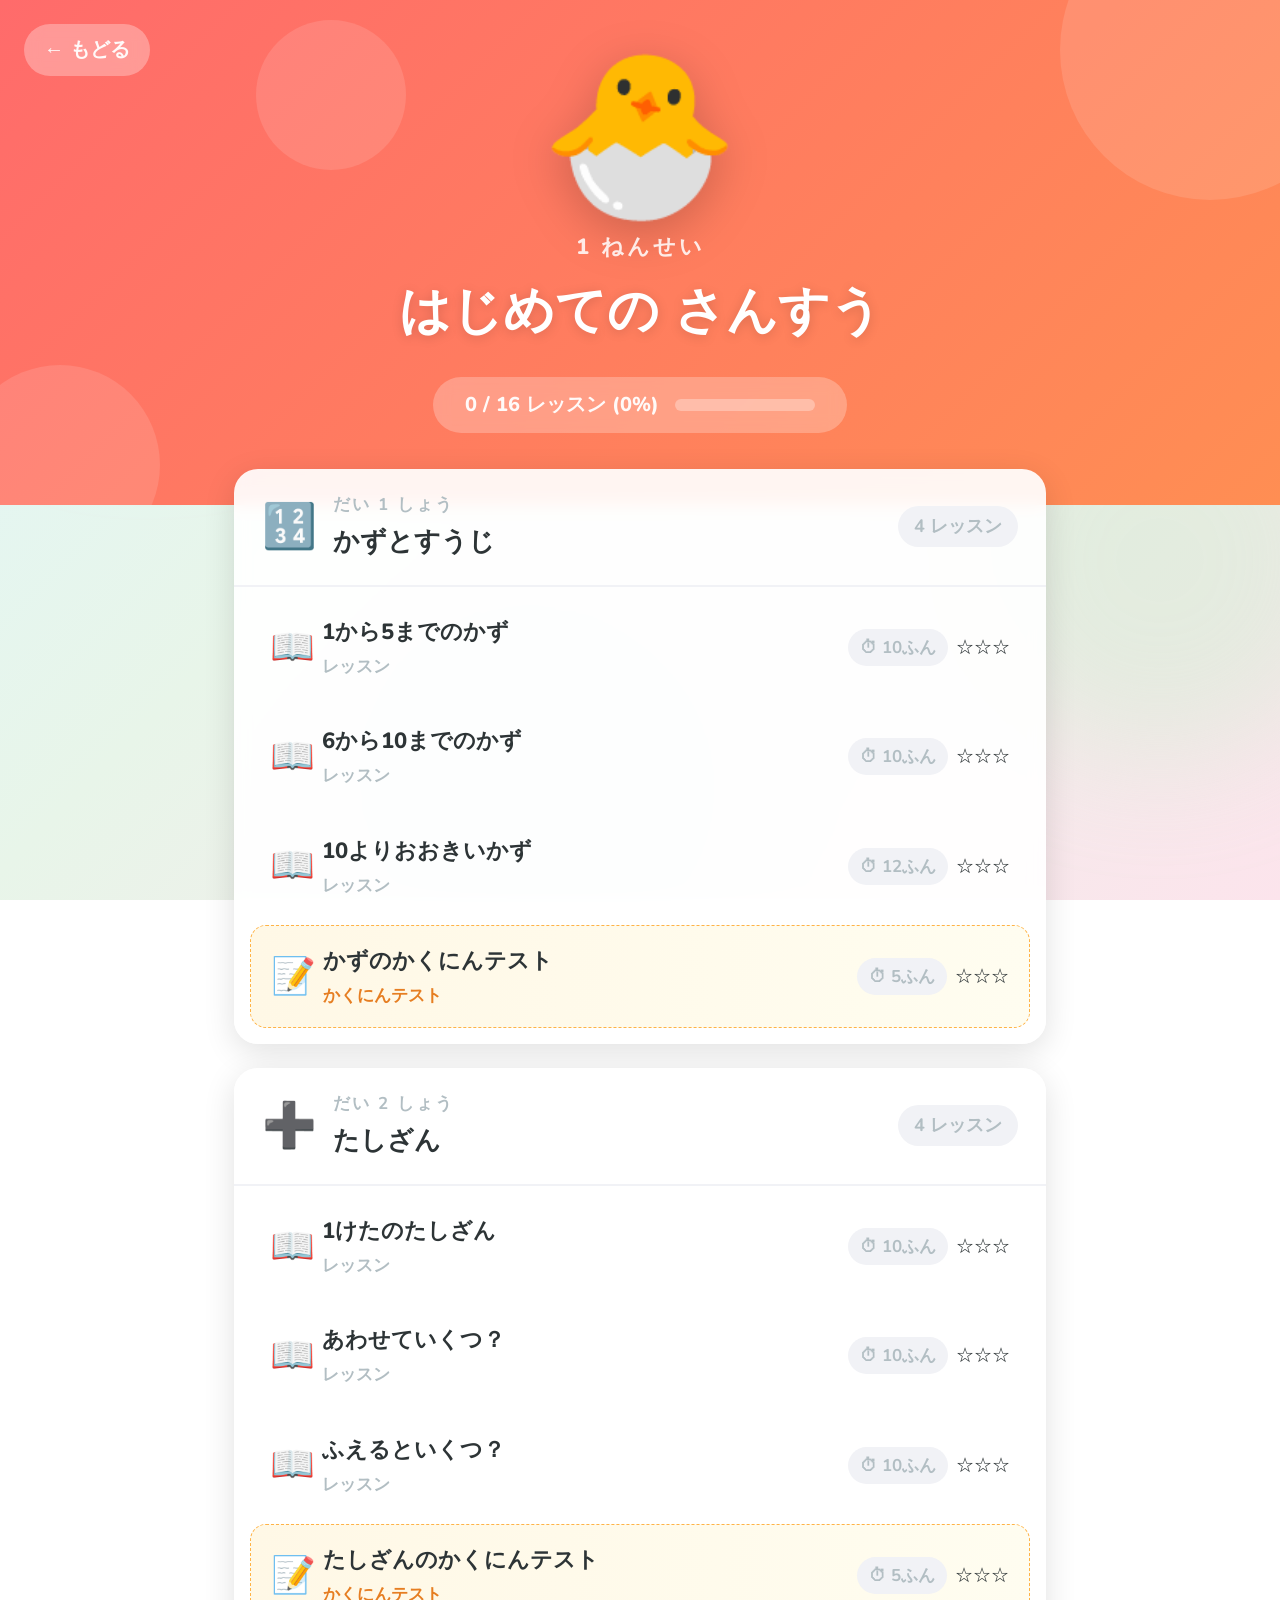
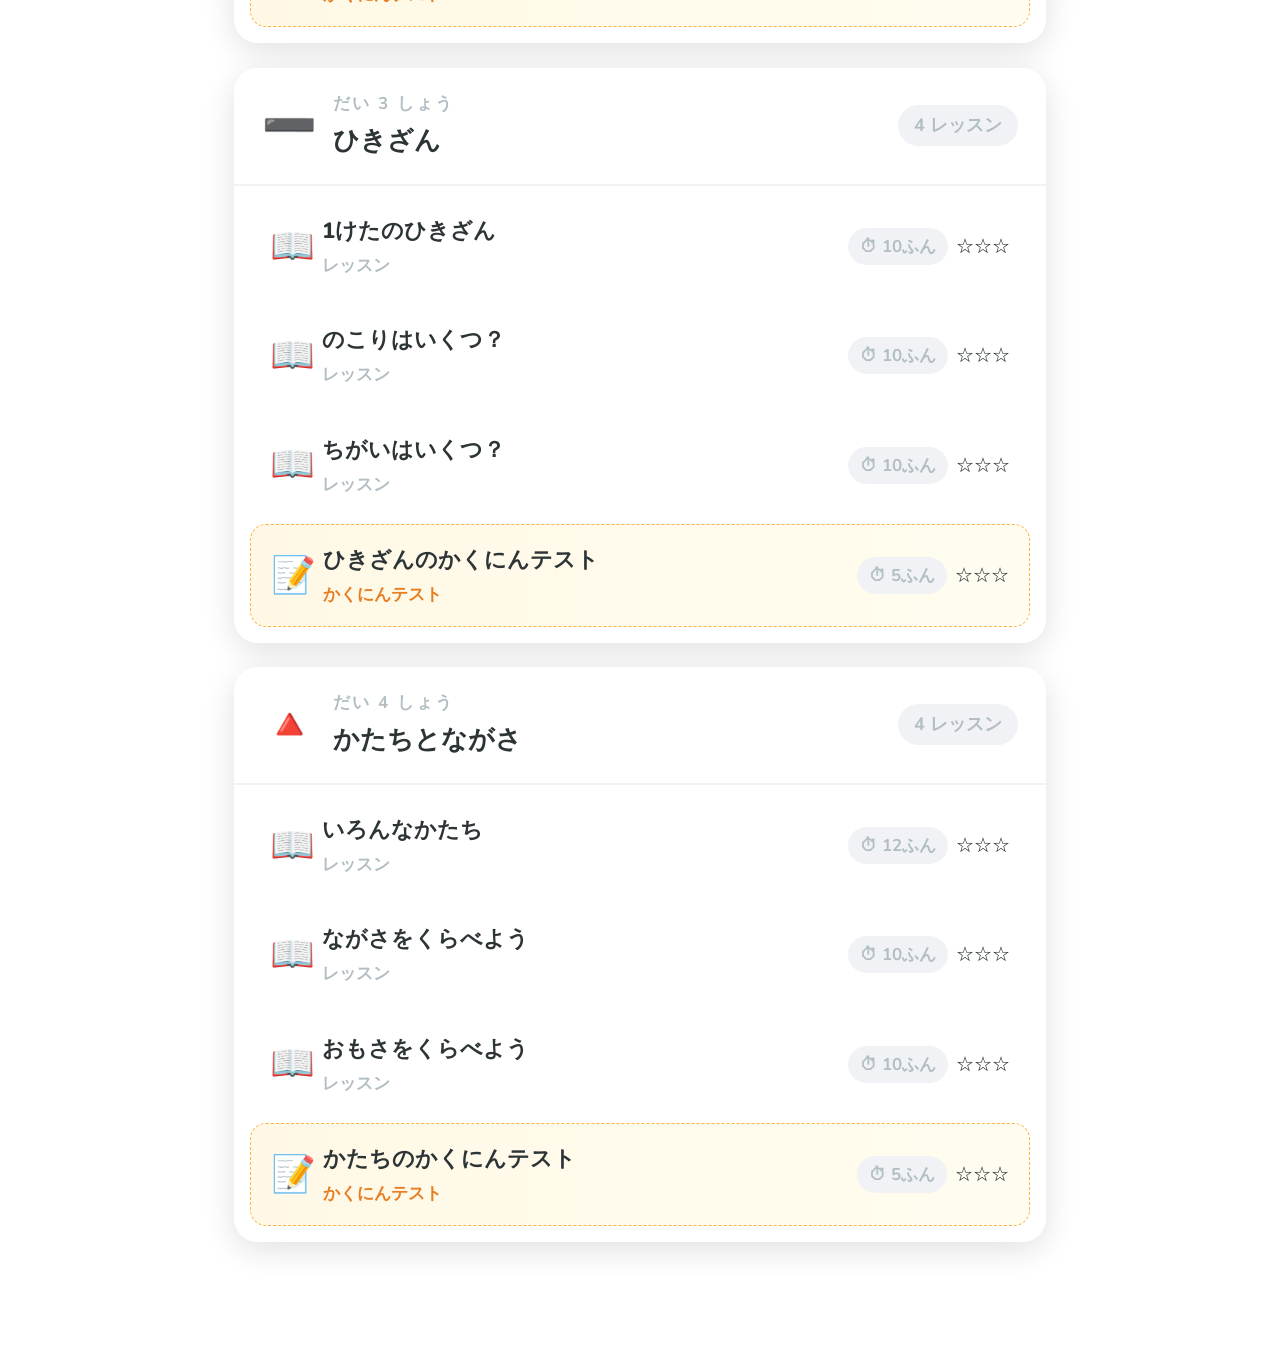
<file: grade/grade1.html>
<!DOCTYPE html>
<html lang="ja">
<head>
  <meta charset="UTF-8">
  <meta name="viewport" content="width=device-width, initial-scale=1.0">
  <title>1ねんせい | さんすうの森</title>
  <link href="https://fonts.googleapis.com/css2?family=Nunito:wght@400;600;700;800;900&display=swap" rel="stylesheet">
  <link rel="stylesheet" href="../assets/css/style.css">
</head>
<body>

<!-- Animated background -->
<div class="bg-wrapper">
  <div class="bg-blob"></div>
  <div class="bg-blob"></div>
  <div class="bg-blob"></div>
</div>

<!-- Hero banner -->
<div class="grade-hero hero-g1" id="gradeHero">
  <div class="hero-circle hero-circle-1"></div>
  <div class="hero-circle hero-circle-2"></div>
  <div class="hero-circle hero-circle-3"></div>

  <a href="../index.html" class="back-btn">← もどる</a>

  <span class="hero-mascot" id="heroMascot">🐣</span>
  <div class="hero-grade" id="heroGrade">1 ねんせい</div>
  <h1 class="hero-title" id="heroTitle">はじめての さんすう</h1>

  <div class="hero-progress">
    <span class="prog-text" id="heroProgressText">よみこみちゅう…</span>
    <div class="hero-progress-bar">
      <div class="hero-progress-fill" id="heroProgressFill" style="width:0%"></div>
    </div>
  </div>
</div>

<!-- Chapters list -->
<div class="chapters-container" id="chaptersContainer">
  <div style="text-align:center;padding:40px;color:#b2bec3;font-weight:700;">
    📚 よみこみちゅう…
  </div>
</div>

<script src="../assets/js/storage.js"></script>
<script src="../assets/js/app.js"></script>
<script>
  const GRADE_DATA = {"grade":1,"gradeTitle":"1ねんせい","heroTitle":"はじめての さんすう","mascot":"🐣","heroClass":"hero-g1","chapters":[{"id":"c1","title":"かずとすうじ","icon":"🔢","lessons":[{"id":"1-1-1","title":"1から5までのかず","type":"lesson","duration":10},{"id":"1-1-2","title":"6から10までのかず","type":"lesson","duration":10},{"id":"1-1-3","title":"10よりおおきいかず","type":"lesson","duration":12},{"id":"1-1-q","title":"かずのかくにんテスト","type":"quiz","duration":5}]},{"id":"c2","title":"たしざん","icon":"➕","lessons":[{"id":"1-2-1","title":"1けたのたしざん","type":"lesson","duration":10},{"id":"1-2-2","title":"あわせていくつ？","type":"lesson","duration":10},{"id":"1-2-3","title":"ふえるといくつ？","type":"lesson","duration":10},{"id":"1-2-q","title":"たしざんのかくにんテスト","type":"quiz","duration":5}]},{"id":"c3","title":"ひきざん","icon":"➖","lessons":[{"id":"1-3-1","title":"1けたのひきざん","type":"lesson","duration":10},{"id":"1-3-2","title":"のこりはいくつ？","type":"lesson","duration":10},{"id":"1-3-3","title":"ちがいはいくつ？","type":"lesson","duration":10},{"id":"1-3-q","title":"ひきざんのかくにんテスト","type":"quiz","duration":5}]},{"id":"c4","title":"かたちとながさ","icon":"🔺","lessons":[{"id":"1-4-1","title":"いろんなかたち","type":"lesson","duration":12},{"id":"1-4-2","title":"ながさをくらべよう","type":"lesson","duration":10},{"id":"1-4-3","title":"おもさをくらべよう","type":"lesson","duration":10},{"id":"1-4-q","title":"かたちのかくにんテスト","type":"quiz","duration":5}]}]};

  document.addEventListener('DOMContentLoaded', () => renderGradePage(GRADE_DATA));
</script>
</body>
</html>
</file>
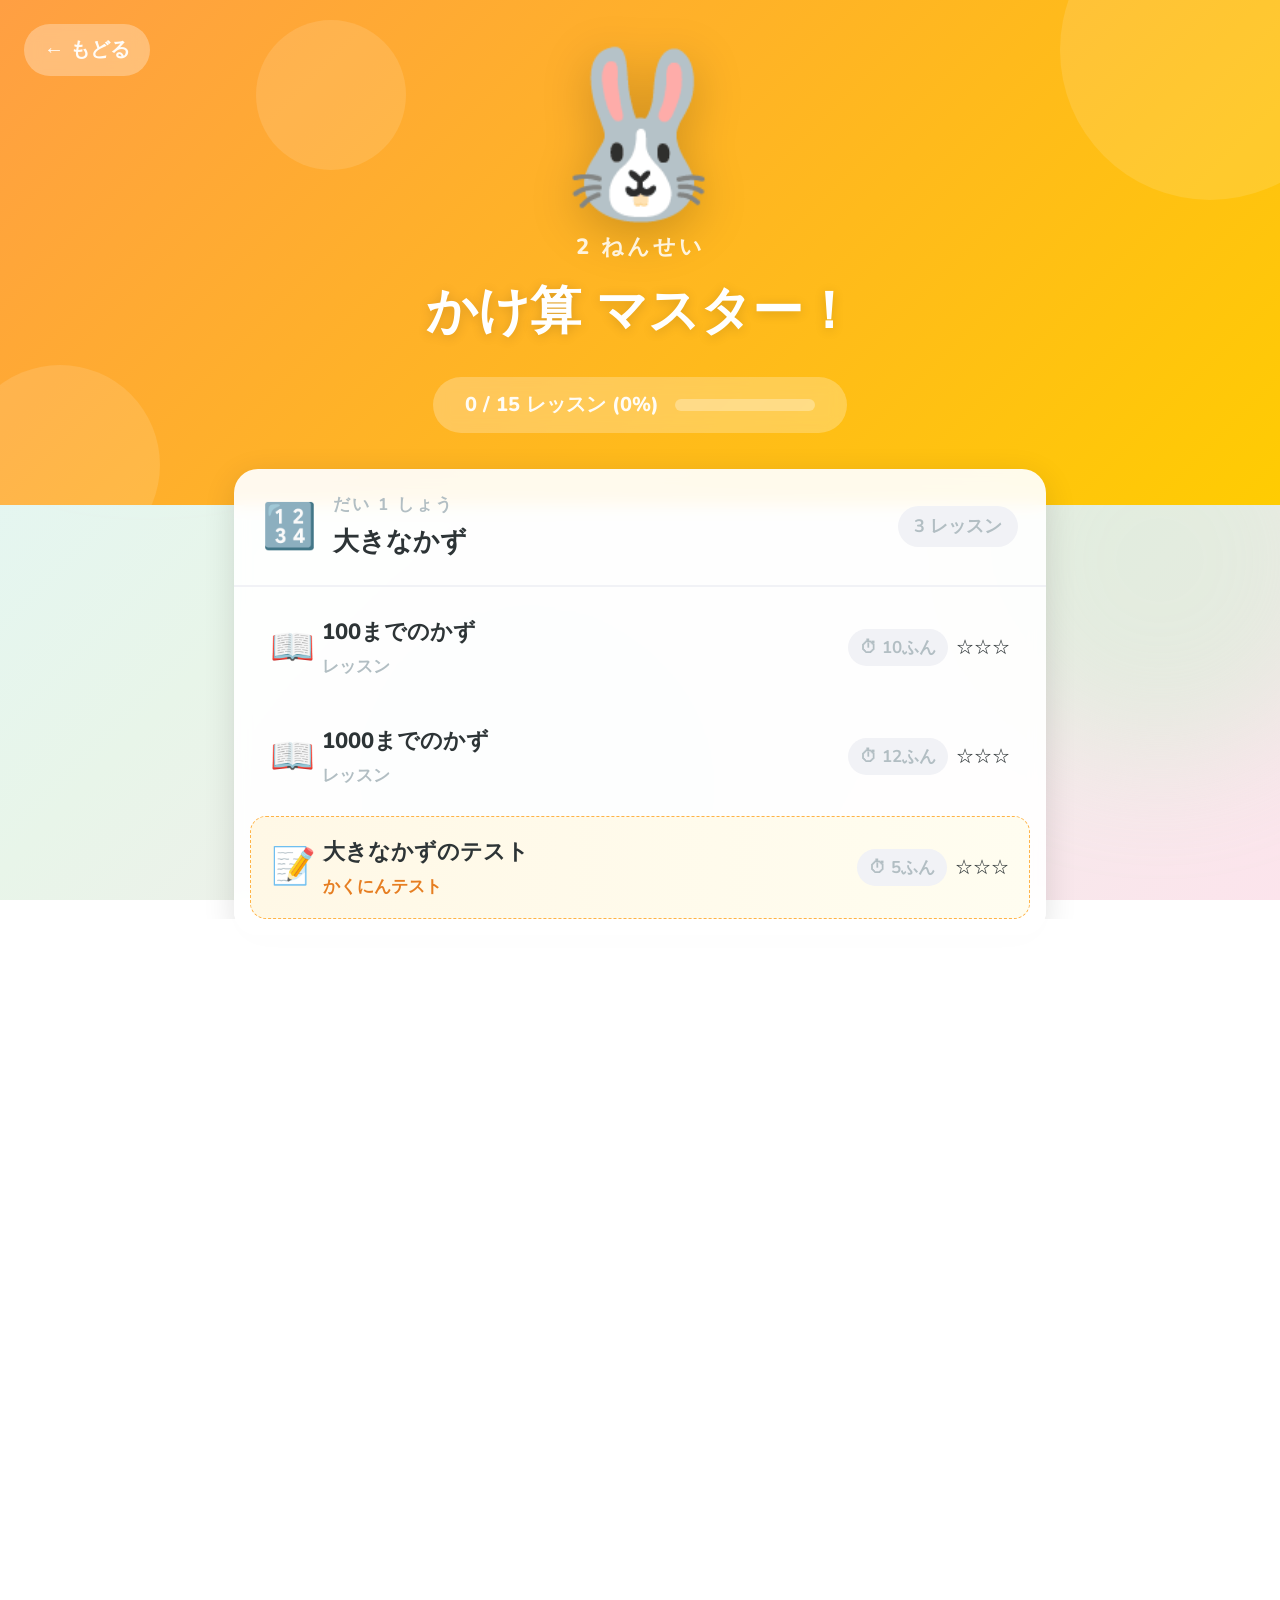
<file: grade/grade2.html>
<!DOCTYPE html>
<html lang="ja">
<head>
  <meta charset="UTF-8">
  <meta name="viewport" content="width=device-width, initial-scale=1.0">
  <title>2ねんせい | さんすうの森</title>
  <link href="https://fonts.googleapis.com/css2?family=Nunito:wght@400;600;700;800;900&display=swap" rel="stylesheet">
  <link rel="stylesheet" href="../assets/css/style.css">
</head>
<body>
<div class="bg-wrapper">
  <div class="bg-blob"></div><div class="bg-blob"></div><div class="bg-blob"></div>
</div>
<div class="grade-hero hero-g2">
  <div class="hero-circle hero-circle-1"></div>
  <div class="hero-circle hero-circle-2"></div>
  <div class="hero-circle hero-circle-3"></div>
  <a href="../index.html" class="back-btn">← もどる</a>
  <span class="hero-mascot" id="heroMascot">🐰</span>
  <div class="hero-grade">2 ねんせい</div>
  <h1 class="hero-title">かけ算 マスター！</h1>
  <div class="hero-progress">
    <span class="prog-text" id="heroProgressText">よみこみちゅう…</span>
    <div class="hero-progress-bar">
      <div class="hero-progress-fill" id="heroProgressFill" style="width:0%"></div>
    </div>
  </div>
</div>
<div class="chapters-container" id="chaptersContainer">
  <div style="text-align:center;padding:40px;color:#b2bec3;font-weight:700;">📚 よみこみちゅう…</div>
</div>
<script src="../assets/js/storage.js"></script>
<script src="../assets/js/app.js"></script>
<script>
  const GRADE_DATA = {"grade":2,"gradeTitle":"2ねんせい","heroTitle":"かけ算 マスター！","mascot":"🐰","heroClass":"hero-g2","chapters":[{"id":"c1","title":"大きなかず","icon":"🔢","lessons":[{"id":"2-1-1","title":"100までのかず","type":"lesson","duration":10},{"id":"2-1-2","title":"1000までのかず","type":"lesson","duration":12},{"id":"2-1-q","title":"大きなかずのテスト","type":"quiz","duration":5}]},{"id":"c2","title":"かけざん（九九）","icon":"✖️","lessons":[{"id":"2-2-1","title":"2・3・4のだん","type":"lesson","duration":15},{"id":"2-2-2","title":"5・6・7のだん","type":"lesson","duration":15},{"id":"2-2-3","title":"8・9・1のだん","type":"lesson","duration":15},{"id":"2-2-q","title":"九九マスターテスト","type":"quiz","duration":10}]},{"id":"c3","title":"長さとかさ","icon":"📏","lessons":[{"id":"2-3-1","title":"センチメートル・ミリメートル","type":"lesson","duration":12},{"id":"2-3-2","title":"メートル","type":"lesson","duration":10},{"id":"2-3-3","title":"デシリットル・リットル","type":"lesson","duration":10},{"id":"2-3-q","title":"長さとかさのテスト","type":"quiz","duration":5}]},{"id":"c4","title":"図形と時計","icon":"🕐","lessons":[{"id":"2-4-1","title":"三角形と四角形","type":"lesson","duration":12},{"id":"2-4-2","title":"時計のよみかた","type":"lesson","duration":10},{"id":"2-4-3","title":"時間と時こく","type":"lesson","duration":12},{"id":"2-4-q","title":"図形と時計のテスト","type":"quiz","duration":5}]}]};
  document.addEventListener('DOMContentLoaded', () => renderGradePage(GRADE_DATA));
</script>
</body>
</html>
</file>
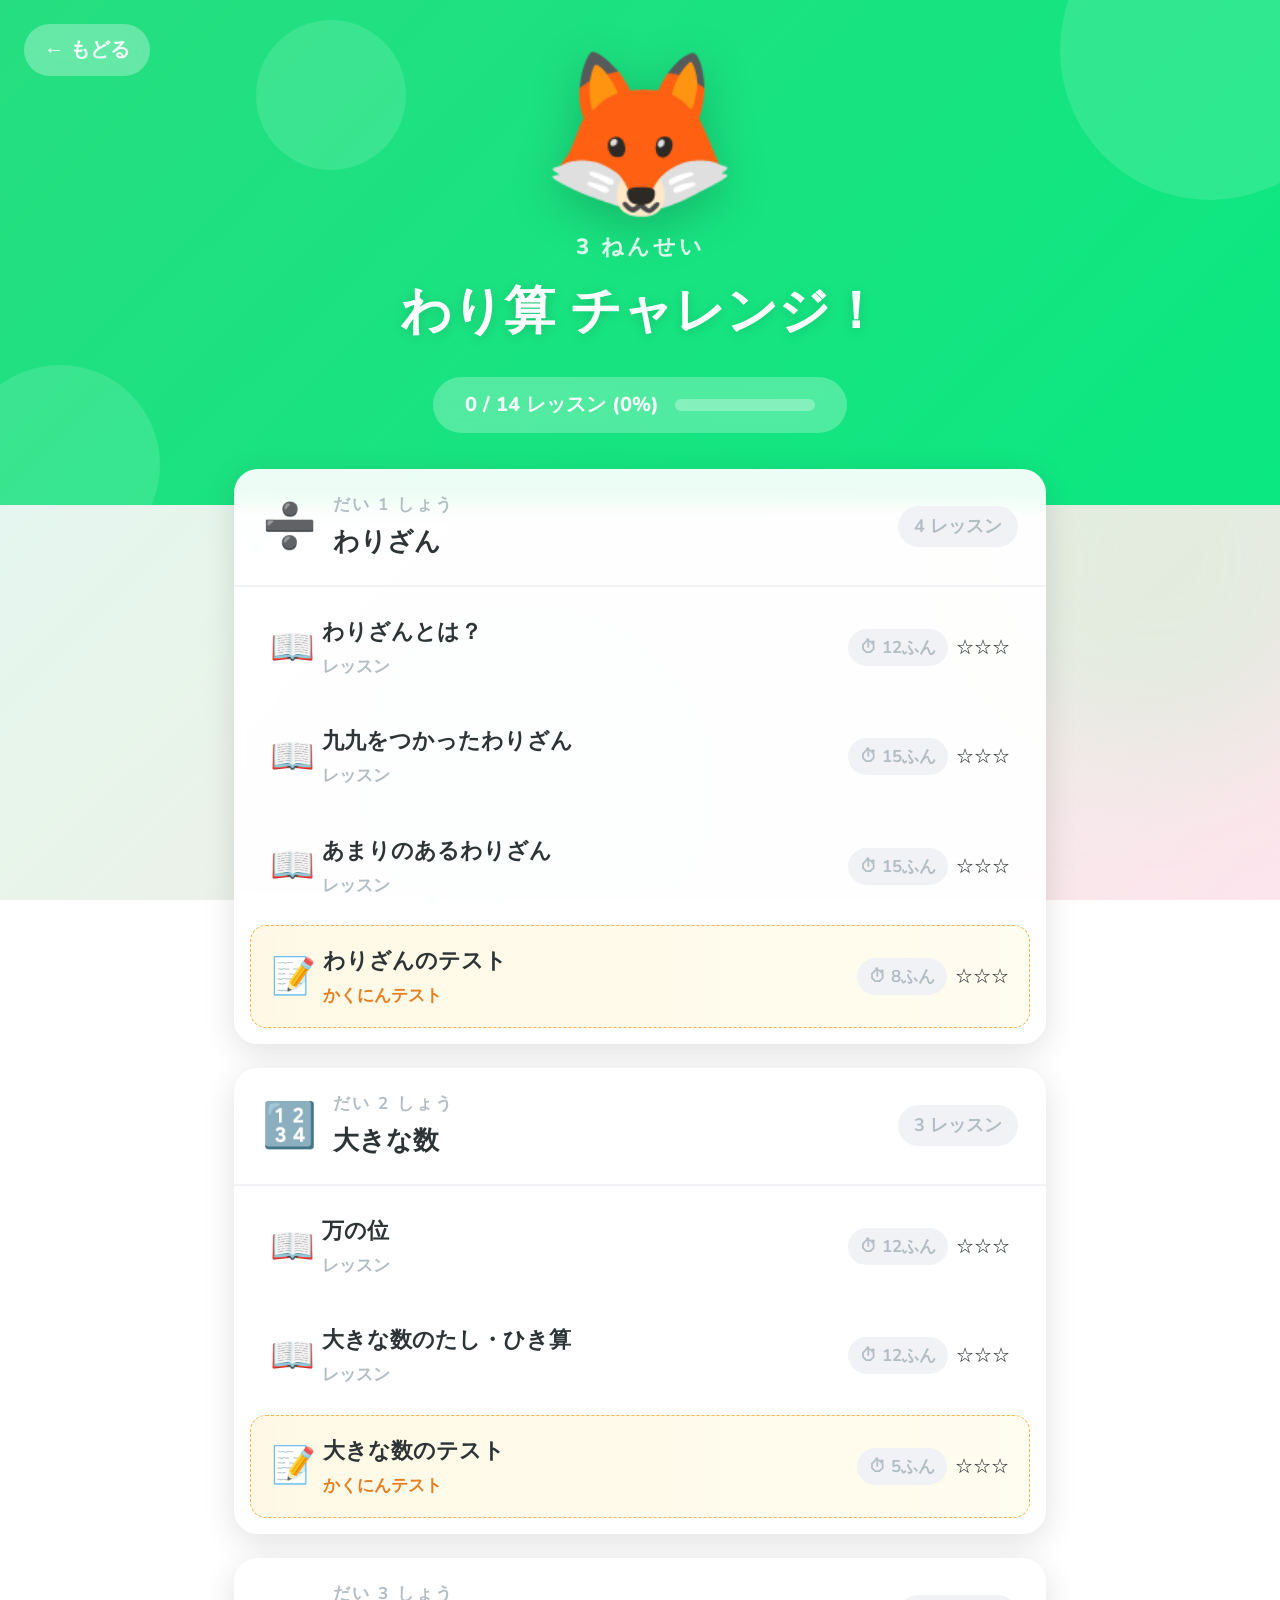
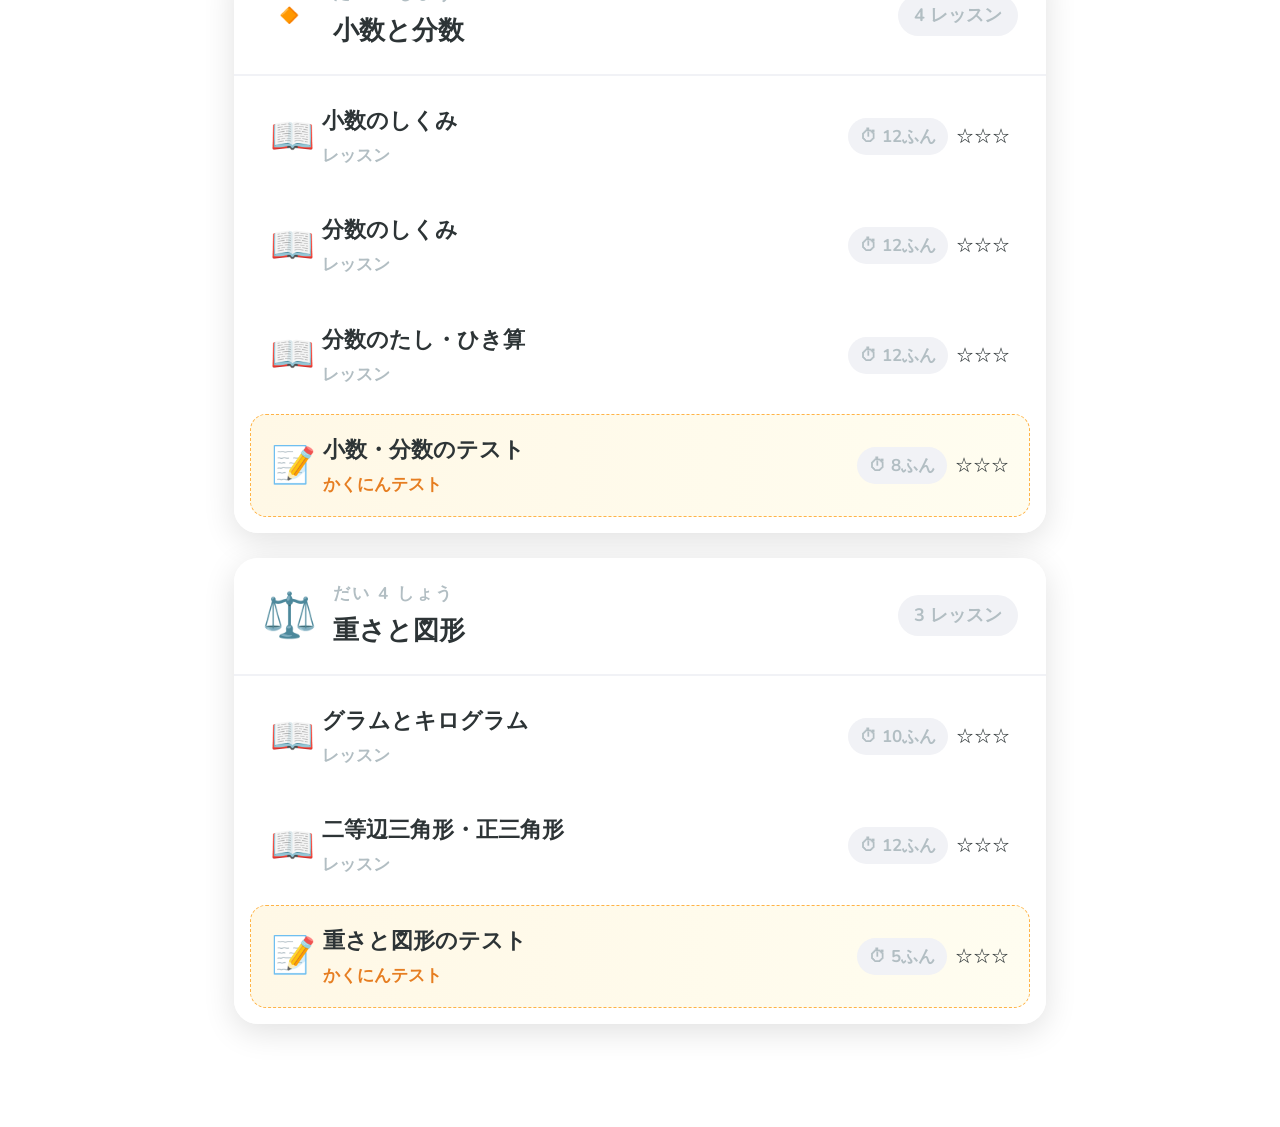
<file: grade/grade3.html>
<!DOCTYPE html>
<html lang="ja">
<head>
  <meta charset="UTF-8">
  <meta name="viewport" content="width=device-width, initial-scale=1.0">
  <title>3ねんせい | さんすうの森</title>
  <link href="https://fonts.googleapis.com/css2?family=Nunito:wght@400;600;700;800;900&display=swap" rel="stylesheet">
  <link rel="stylesheet" href="../assets/css/style.css">
</head>
<body>
<div class="bg-wrapper">
  <div class="bg-blob"></div><div class="bg-blob"></div><div class="bg-blob"></div>
</div>
<div class="grade-hero hero-g3">
  <div class="hero-circle hero-circle-1"></div>
  <div class="hero-circle hero-circle-2"></div>
  <div class="hero-circle hero-circle-3"></div>
  <a href="../index.html" class="back-btn">← もどる</a>
  <span class="hero-mascot">🦊</span>
  <div class="hero-grade">3 ねんせい</div>
  <h1 class="hero-title">わり算 チャレンジ！</h1>
  <div class="hero-progress">
    <span class="prog-text" id="heroProgressText">よみこみちゅう…</span>
    <div class="hero-progress-bar">
      <div class="hero-progress-fill" id="heroProgressFill" style="width:0%"></div>
    </div>
  </div>
</div>
<div class="chapters-container" id="chaptersContainer">
  <div style="text-align:center;padding:40px;color:#b2bec3;font-weight:700;">📚 よみこみちゅう…</div>
</div>
<script src="../assets/js/storage.js"></script>
<script src="../assets/js/app.js"></script>
<script>
  const GRADE_DATA = {"grade":3,"gradeTitle":"3ねんせい","heroTitle":"わり算 チャレンジ！","mascot":"🦊","heroClass":"hero-g3","chapters":[{"id":"c1","title":"わりざん","icon":"➗","lessons":[{"id":"3-1-1","title":"わりざんとは？","type":"lesson","duration":12},{"id":"3-1-2","title":"九九をつかったわりざん","type":"lesson","duration":15},{"id":"3-1-3","title":"あまりのあるわりざん","type":"lesson","duration":15},{"id":"3-1-q","title":"わりざんのテスト","type":"quiz","duration":8}]},{"id":"c2","title":"大きな数","icon":"🔢","lessons":[{"id":"3-2-1","title":"万の位","type":"lesson","duration":12},{"id":"3-2-2","title":"大きな数のたし・ひき算","type":"lesson","duration":12},{"id":"3-2-q","title":"大きな数のテスト","type":"quiz","duration":5}]},{"id":"c3","title":"小数と分数","icon":"🔸","lessons":[{"id":"3-3-1","title":"小数のしくみ","type":"lesson","duration":12},{"id":"3-3-2","title":"分数のしくみ","type":"lesson","duration":12},{"id":"3-3-3","title":"分数のたし・ひき算","type":"lesson","duration":12},{"id":"3-3-q","title":"小数・分数のテスト","type":"quiz","duration":8}]},{"id":"c4","title":"重さと図形","icon":"⚖️","lessons":[{"id":"3-4-1","title":"グラムとキログラム","type":"lesson","duration":10},{"id":"3-4-2","title":"二等辺三角形・正三角形","type":"lesson","duration":12},{"id":"3-4-q","title":"重さと図形のテスト","type":"quiz","duration":5}]}]};
  document.addEventListener('DOMContentLoaded', () => renderGradePage(GRADE_DATA));
</script>
</body>
</html>
</file>
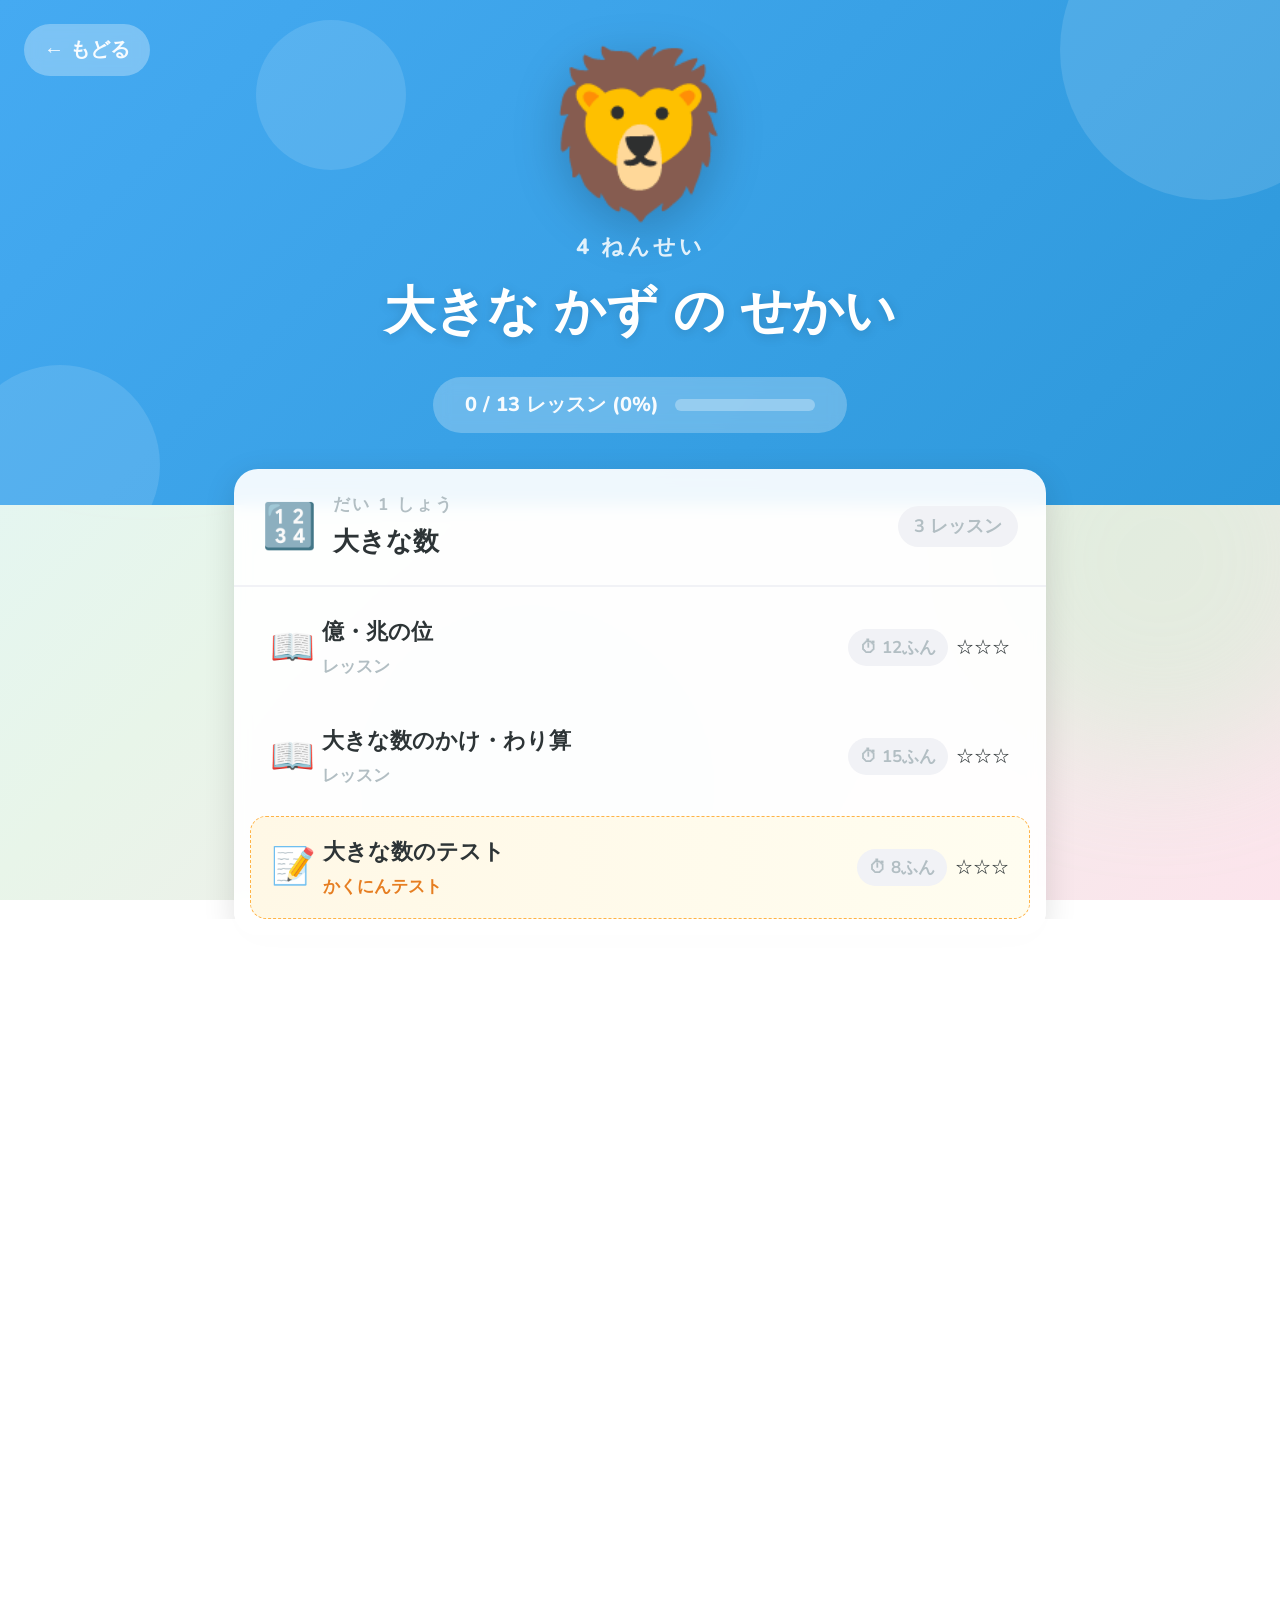
<file: grade/grade4.html>
<!DOCTYPE html>
<html lang="ja">
<head>
  <meta charset="UTF-8">
  <meta name="viewport" content="width=device-width, initial-scale=1.0">
  <title>4ねんせい | さんすうの森</title>
  <link href="https://fonts.googleapis.com/css2?family=Nunito:wght@400;600;700;800;900&display=swap" rel="stylesheet">
  <link rel="stylesheet" href="../assets/css/style.css">
</head>
<body>
<div class="bg-wrapper">
  <div class="bg-blob"></div><div class="bg-blob"></div><div class="bg-blob"></div>
</div>
<div class="grade-hero hero-g4">
  <div class="hero-circle hero-circle-1"></div>
  <div class="hero-circle hero-circle-2"></div>
  <div class="hero-circle hero-circle-3"></div>
  <a href="../index.html" class="back-btn">← もどる</a>
  <span class="hero-mascot">🦁</span>
  <div class="hero-grade">4 ねんせい</div>
  <h1 class="hero-title">大きな かず の せかい</h1>
  <div class="hero-progress">
    <span class="prog-text" id="heroProgressText">よみこみちゅう…</span>
    <div class="hero-progress-bar">
      <div class="hero-progress-fill" id="heroProgressFill" style="width:0%"></div>
    </div>
  </div>
</div>
<div class="chapters-container" id="chaptersContainer">
  <div style="text-align:center;padding:40px;color:#b2bec3;font-weight:700;">📚 よみこみちゅう…</div>
</div>
<script src="../assets/js/storage.js"></script>
<script src="../assets/js/app.js"></script>
<script>
  const GRADE_DATA = {"grade":4,"gradeTitle":"4ねんせい","heroTitle":"大きな かず の せかい","mascot":"🦁","heroClass":"hero-g4","chapters":[{"id":"c1","title":"大きな数","icon":"🔢","lessons":[{"id":"4-1-1","title":"億・兆の位","type":"lesson","duration":12},{"id":"4-1-2","title":"大きな数のかけ・わり算","type":"lesson","duration":15},{"id":"4-1-q","title":"大きな数のテスト","type":"quiz","duration":8}]},{"id":"c2","title":"角度と図形","icon":"📐","lessons":[{"id":"4-2-1","title":"角のはかりかた","type":"lesson","duration":12},{"id":"4-2-2","title":"三角形の角","type":"lesson","duration":12},{"id":"4-2-3","title":"平行四辺形・ひし形","type":"lesson","duration":12},{"id":"4-2-q","title":"図形のテスト","type":"quiz","duration":8}]},{"id":"c3","title":"面積","icon":"⬜","lessons":[{"id":"4-3-1","title":"正方形・長方形の面積","type":"lesson","duration":12},{"id":"4-3-2","title":"複合図形の面積","type":"lesson","duration":15},{"id":"4-3-q","title":"面積のテスト","type":"quiz","duration":8}]},{"id":"c4","title":"小数と折れ線グラフ","icon":"📈","lessons":[{"id":"4-4-1","title":"小数のかけ・わり算","type":"lesson","duration":15},{"id":"4-4-2","title":"折れ線グラフのよみかた","type":"lesson","duration":12},{"id":"4-4-q","title":"小数とグラフのテスト","type":"quiz","duration":8}]}]};
  document.addEventListener('DOMContentLoaded', () => renderGradePage(GRADE_DATA));
</script>
</body>
</html>
</file>
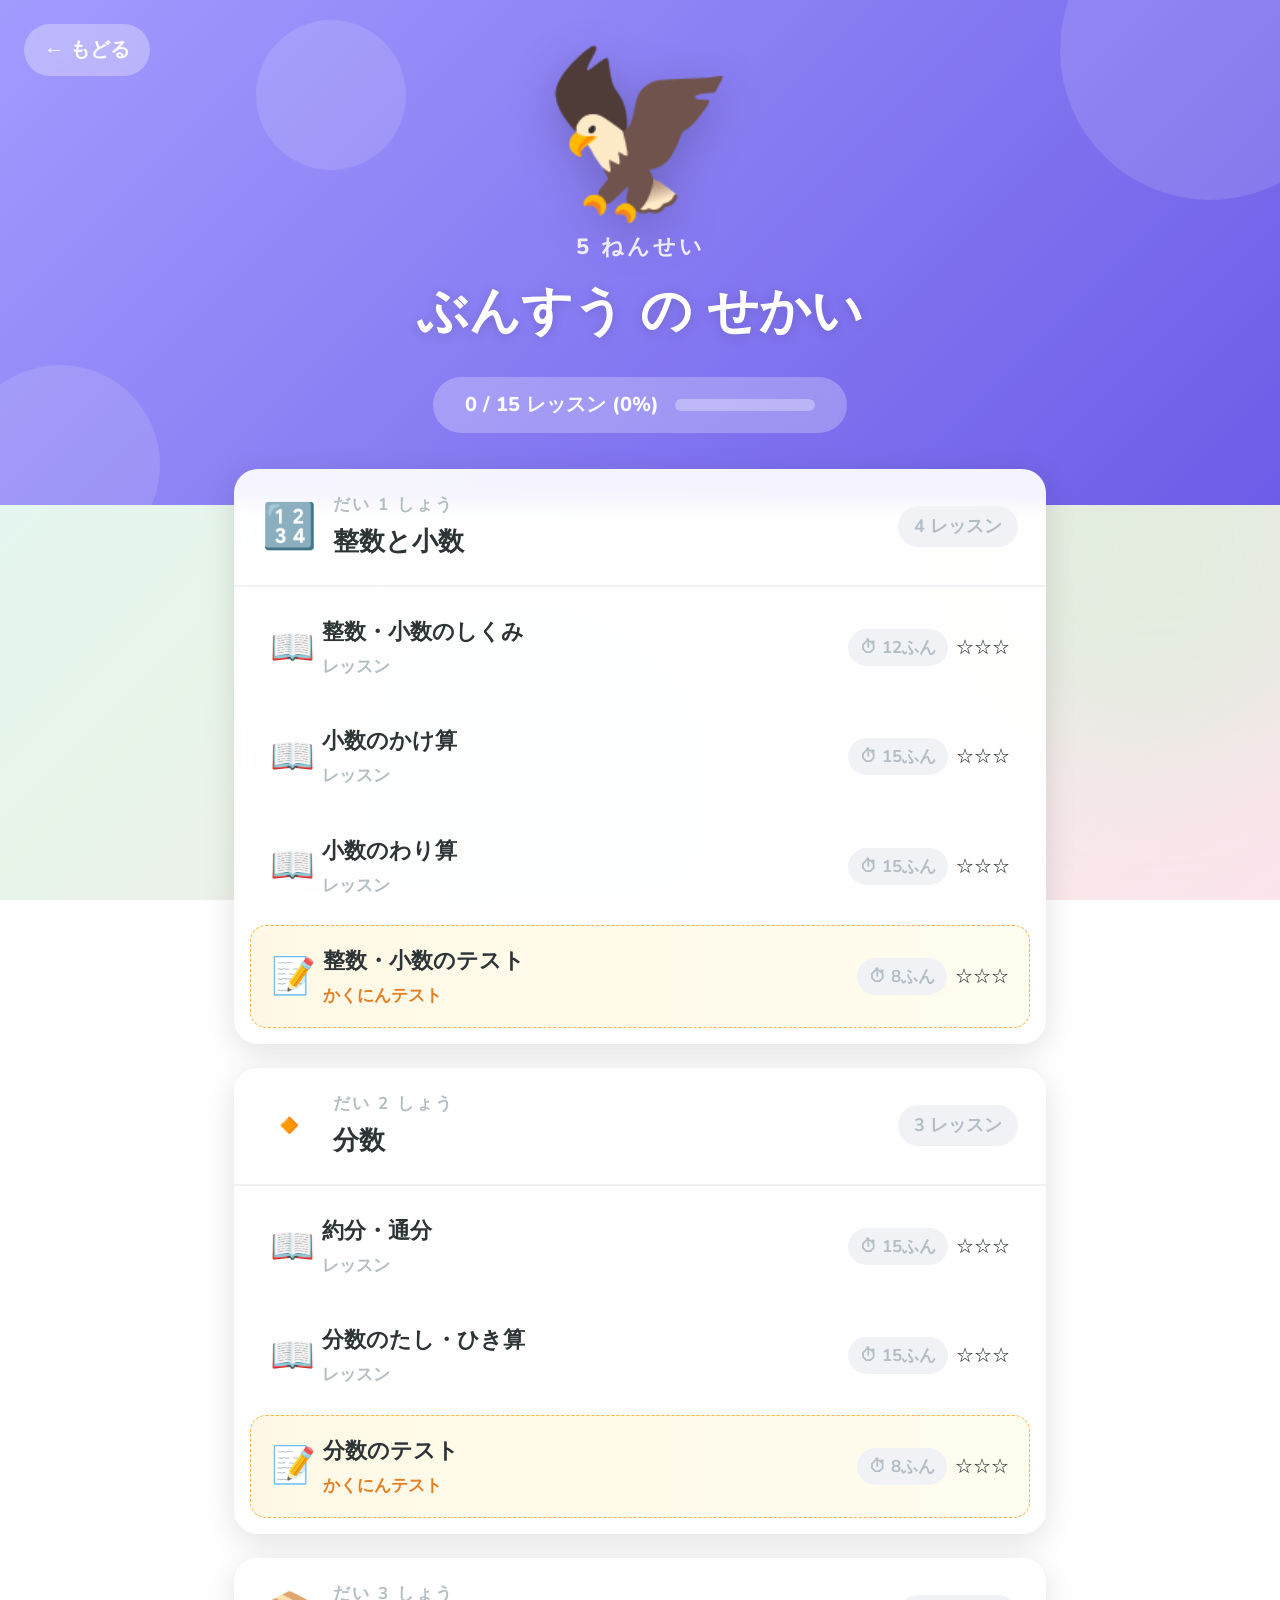
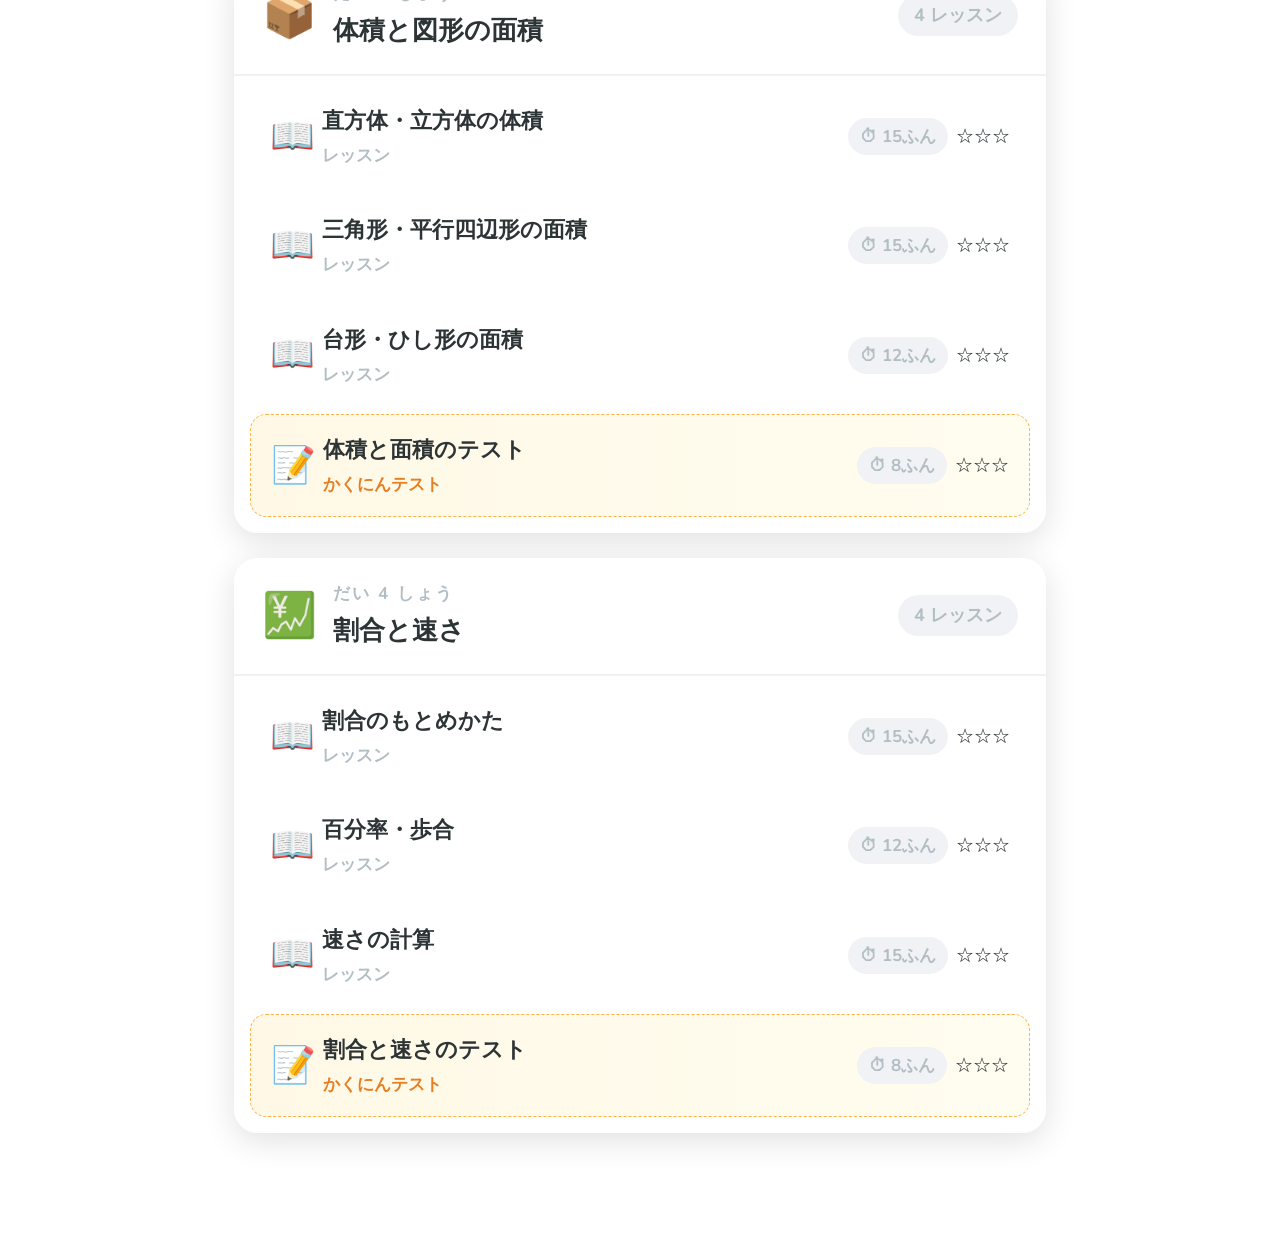
<file: grade/grade5.html>
<!DOCTYPE html>
<html lang="ja">
<head>
  <meta charset="UTF-8">
  <meta name="viewport" content="width=device-width, initial-scale=1.0">
  <title>5ねんせい | さんすうの森</title>
  <link href="https://fonts.googleapis.com/css2?family=Nunito:wght@400;600;700;800;900&display=swap" rel="stylesheet">
  <link rel="stylesheet" href="../assets/css/style.css">
</head>
<body>
<div class="bg-wrapper">
  <div class="bg-blob"></div><div class="bg-blob"></div><div class="bg-blob"></div>
</div>
<div class="grade-hero hero-g5">
  <div class="hero-circle hero-circle-1"></div>
  <div class="hero-circle hero-circle-2"></div>
  <div class="hero-circle hero-circle-3"></div>
  <a href="../index.html" class="back-btn">← もどる</a>
  <span class="hero-mascot">🦅</span>
  <div class="hero-grade">5 ねんせい</div>
  <h1 class="hero-title">ぶんすう の せかい</h1>
  <div class="hero-progress">
    <span class="prog-text" id="heroProgressText">よみこみちゅう…</span>
    <div class="hero-progress-bar">
      <div class="hero-progress-fill" id="heroProgressFill" style="width:0%"></div>
    </div>
  </div>
</div>
<div class="chapters-container" id="chaptersContainer">
  <div style="text-align:center;padding:40px;color:#b2bec3;font-weight:700;">📚 よみこみちゅう…</div>
</div>
<script src="../assets/js/storage.js"></script>
<script src="../assets/js/app.js"></script>
<script>
  const GRADE_DATA = {"grade":5,"gradeTitle":"5ねんせい","heroTitle":"ぶんすう の せかい","mascot":"🦅","heroClass":"hero-g5","chapters":[{"id":"c1","title":"整数と小数","icon":"🔢","lessons":[{"id":"5-1-1","title":"整数・小数のしくみ","type":"lesson","duration":12},{"id":"5-1-2","title":"小数のかけ算","type":"lesson","duration":15},{"id":"5-1-3","title":"小数のわり算","type":"lesson","duration":15},{"id":"5-1-q","title":"整数・小数のテスト","type":"quiz","duration":8}]},{"id":"c2","title":"分数","icon":"🔸","lessons":[{"id":"5-2-1","title":"約分・通分","type":"lesson","duration":15},{"id":"5-2-2","title":"分数のたし・ひき算","type":"lesson","duration":15},{"id":"5-2-q","title":"分数のテスト","type":"quiz","duration":8}]},{"id":"c3","title":"体積と図形の面積","icon":"📦","lessons":[{"id":"5-3-1","title":"直方体・立方体の体積","type":"lesson","duration":15},{"id":"5-3-2","title":"三角形・平行四辺形の面積","type":"lesson","duration":15},{"id":"5-3-3","title":"台形・ひし形の面積","type":"lesson","duration":12},{"id":"5-3-q","title":"体積と面積のテスト","type":"quiz","duration":8}]},{"id":"c4","title":"割合と速さ","icon":"💹","lessons":[{"id":"5-4-1","title":"割合のもとめかた","type":"lesson","duration":15},{"id":"5-4-2","title":"百分率・歩合","type":"lesson","duration":12},{"id":"5-4-3","title":"速さの計算","type":"lesson","duration":15},{"id":"5-4-q","title":"割合と速さのテスト","type":"quiz","duration":8}]}]};
  document.addEventListener('DOMContentLoaded', () => renderGradePage(GRADE_DATA));
</script>
</body>
</html>
</file>
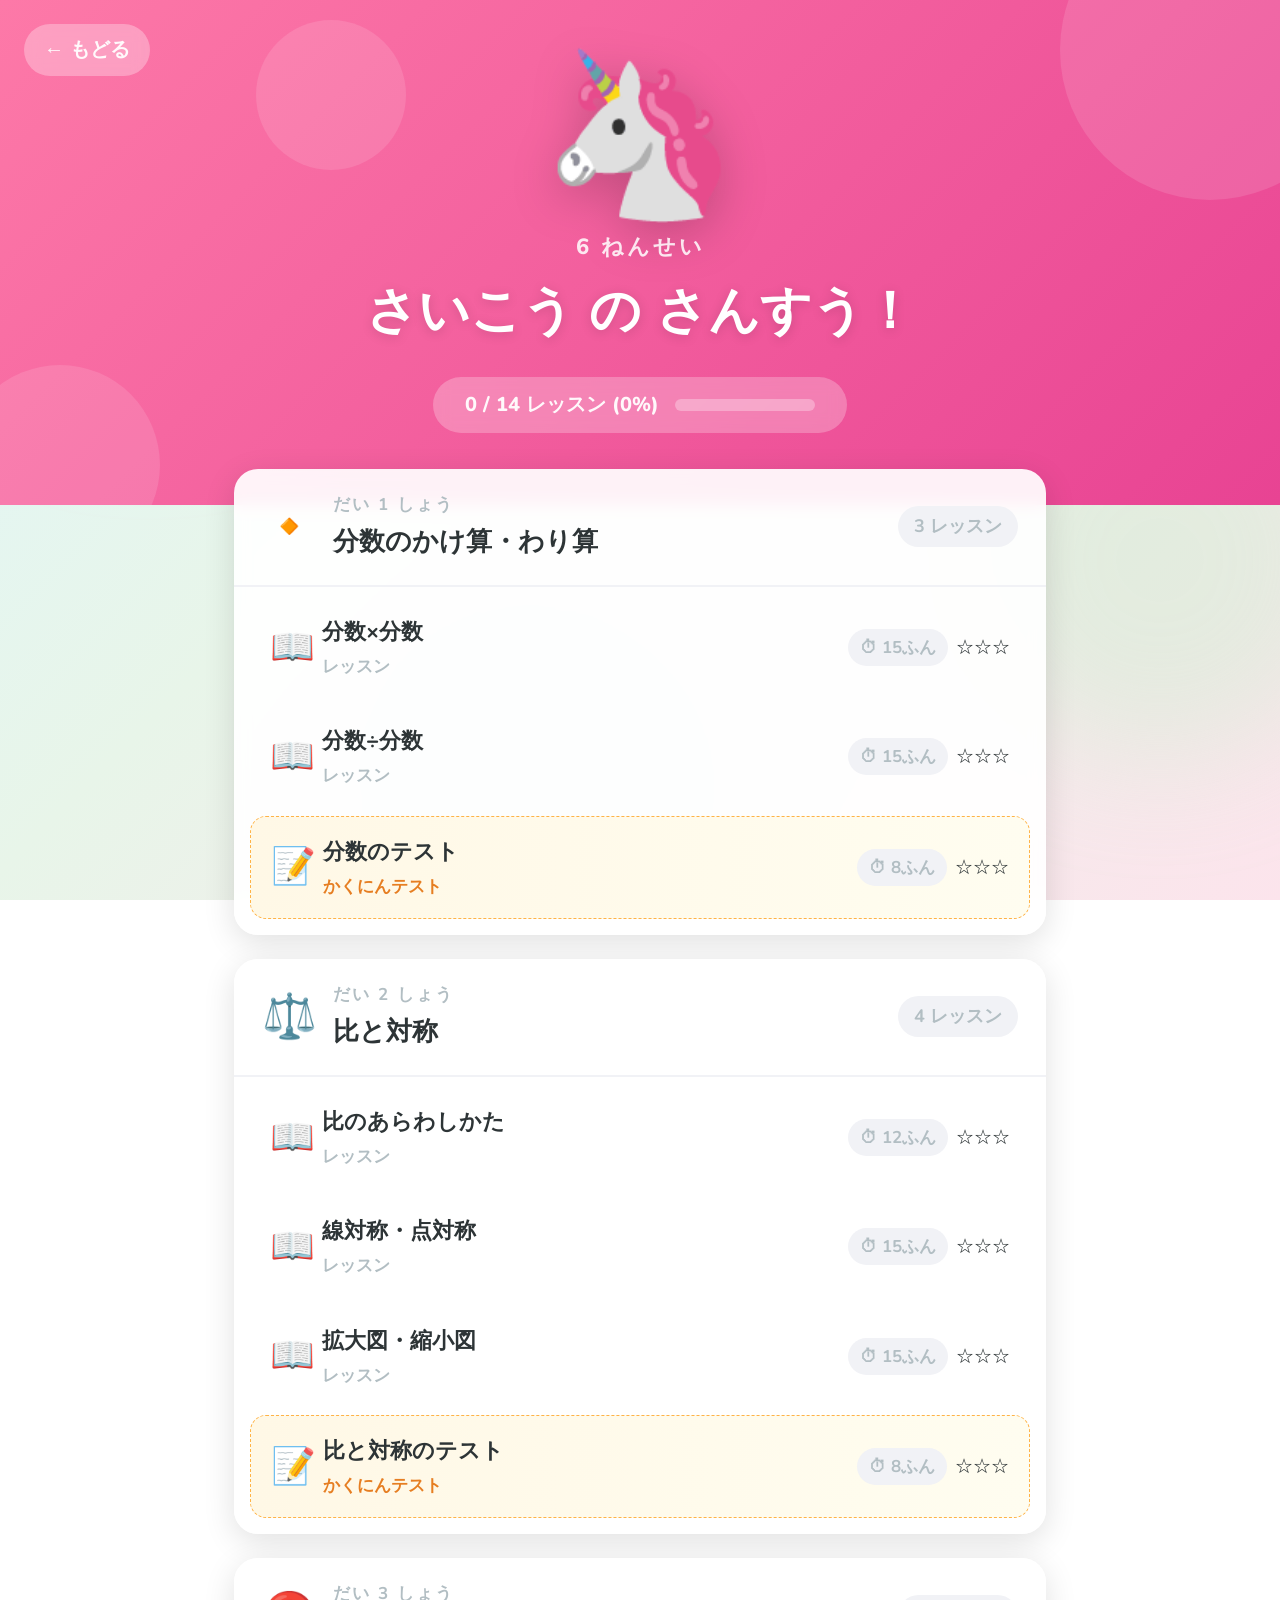
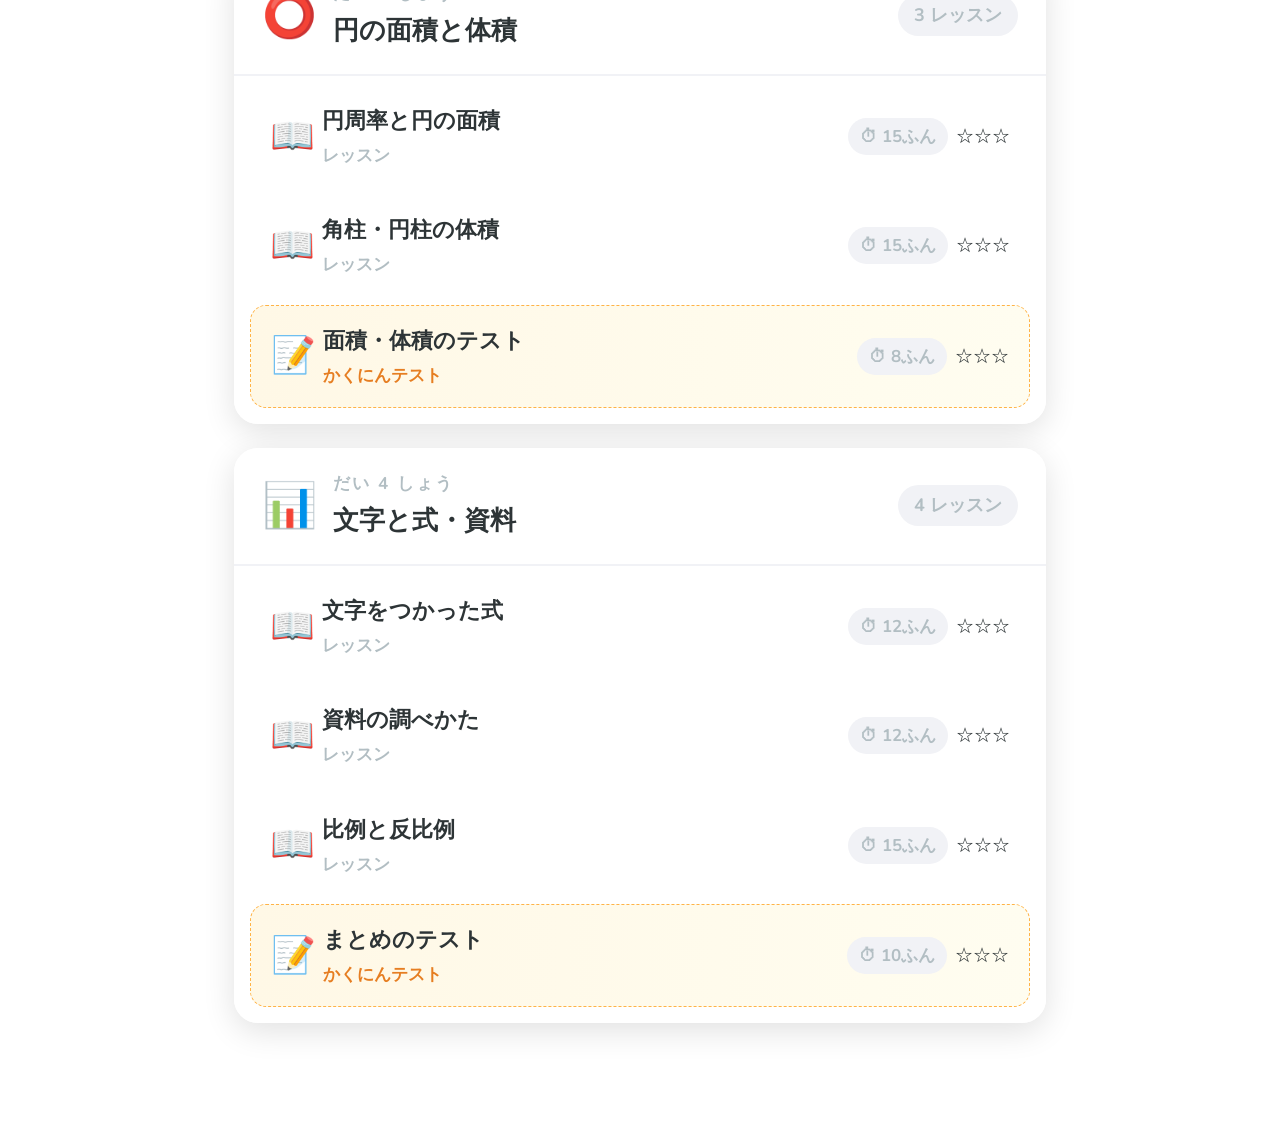
<file: grade/grade6.html>
<!DOCTYPE html>
<html lang="ja">
<head>
  <meta charset="UTF-8">
  <meta name="viewport" content="width=device-width, initial-scale=1.0">
  <title>6ねんせい | さんすうの森</title>
  <link href="https://fonts.googleapis.com/css2?family=Nunito:wght@400;600;700;800;900&display=swap" rel="stylesheet">
  <link rel="stylesheet" href="../assets/css/style.css">
</head>
<body>
<div class="bg-wrapper">
  <div class="bg-blob"></div><div class="bg-blob"></div><div class="bg-blob"></div>
</div>
<div class="grade-hero hero-g6">
  <div class="hero-circle hero-circle-1"></div>
  <div class="hero-circle hero-circle-2"></div>
  <div class="hero-circle hero-circle-3"></div>
  <a href="../index.html" class="back-btn">← もどる</a>
  <span class="hero-mascot">🦄</span>
  <div class="hero-grade">6 ねんせい</div>
  <h1 class="hero-title">さいこう の さんすう！</h1>
  <div class="hero-progress">
    <span class="prog-text" id="heroProgressText">よみこみちゅう…</span>
    <div class="hero-progress-bar">
      <div class="hero-progress-fill" id="heroProgressFill" style="width:0%"></div>
    </div>
  </div>
</div>
<div class="chapters-container" id="chaptersContainer">
  <div style="text-align:center;padding:40px;color:#b2bec3;font-weight:700;">📚 よみこみちゅう…</div>
</div>
<script src="../assets/js/storage.js"></script>
<script src="../assets/js/app.js"></script>
<script>
  const GRADE_DATA = {"grade":6,"gradeTitle":"6ねんせい","heroTitle":"さいこう の さんすう！","mascot":"🦄","heroClass":"hero-g6","chapters":[{"id":"c1","title":"分数のかけ算・わり算","icon":"🔸","lessons":[{"id":"6-1-1","title":"分数×分数","type":"lesson","duration":15},{"id":"6-1-2","title":"分数÷分数","type":"lesson","duration":15},{"id":"6-1-q","title":"分数のテスト","type":"quiz","duration":8}]},{"id":"c2","title":"比と対称","icon":"⚖️","lessons":[{"id":"6-2-1","title":"比のあらわしかた","type":"lesson","duration":12},{"id":"6-2-2","title":"線対称・点対称","type":"lesson","duration":15},{"id":"6-2-3","title":"拡大図・縮小図","type":"lesson","duration":15},{"id":"6-2-q","title":"比と対称のテスト","type":"quiz","duration":8}]},{"id":"c3","title":"円の面積と体積","icon":"⭕","lessons":[{"id":"6-3-1","title":"円周率と円の面積","type":"lesson","duration":15},{"id":"6-3-2","title":"角柱・円柱の体積","type":"lesson","duration":15},{"id":"6-3-q","title":"面積・体積のテスト","type":"quiz","duration":8}]},{"id":"c4","title":"文字と式・資料","icon":"📊","lessons":[{"id":"6-4-1","title":"文字をつかった式","type":"lesson","duration":12},{"id":"6-4-2","title":"資料の調べかた","type":"lesson","duration":12},{"id":"6-4-3","title":"比例と反比例","type":"lesson","duration":15},{"id":"6-4-q","title":"まとめのテスト","type":"quiz","duration":10}]}]};
  document.addEventListener('DOMContentLoaded', () => renderGradePage(GRADE_DATA));
</script>
</body>
</html>
</file>
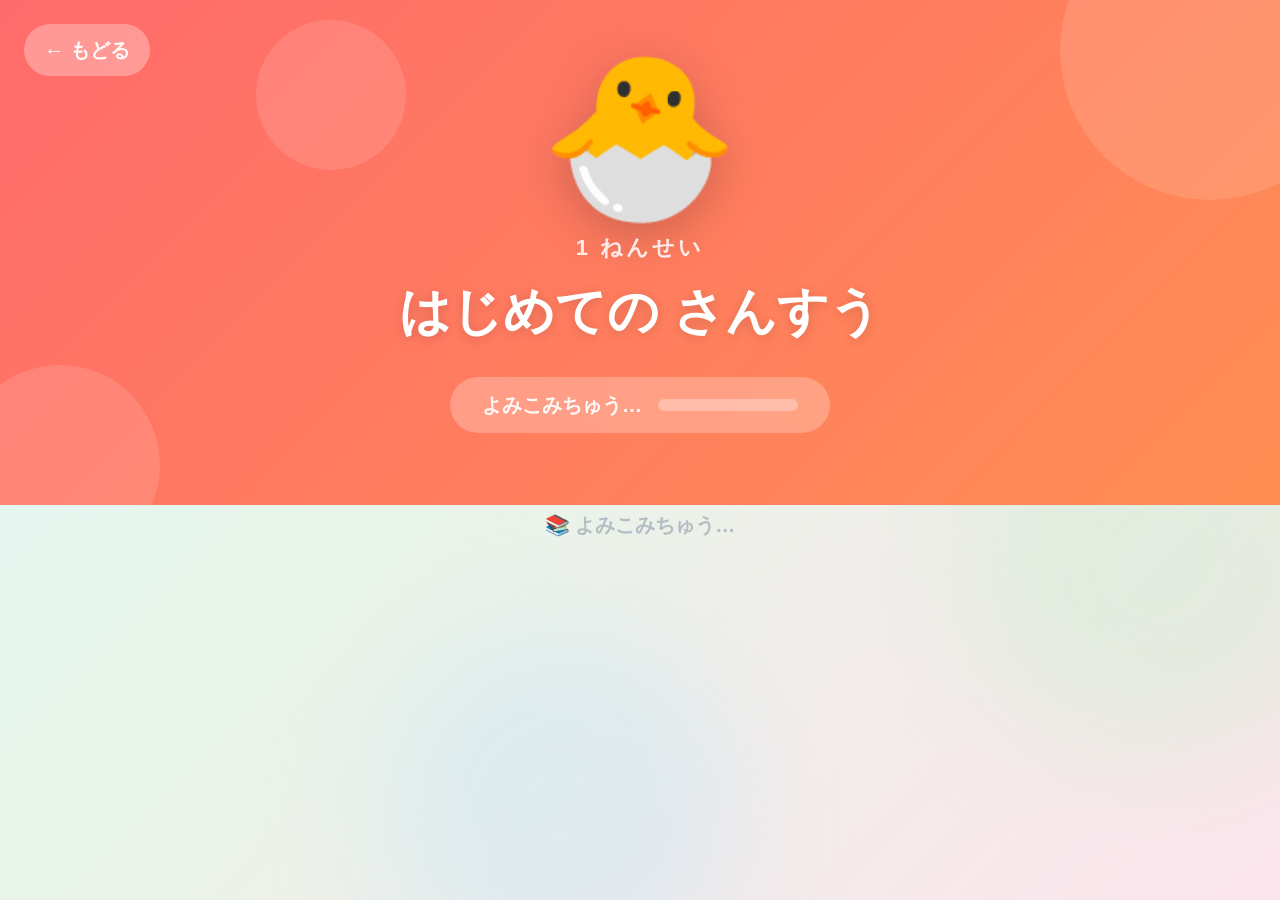
<file: lesson/lesson.html>
<!DOCTYPE html>
<html lang="ja">
<head>
  <meta charset="UTF-8">
  <meta name="viewport" content="width=device-width, initial-scale=1.0">
  <title>レッスン | さんすうの森</title>
  <link href="https://fonts.googleapis.com/css2?family=Nunito:wght@400;600;700;800;900&display=swap" rel="stylesheet">
  <link rel="stylesheet" href="../assets/css/style.css">
  <style>
    .lesson-page { max-width: 760px; margin: 0 auto; padding: 0 20px 80px; font-size: 1.05rem; }
    .lesson-hero {
      border-radius: 0 0 40px 40px;
      padding: 100px 24px 40px;
      text-align: center;
      position: relative;
      margin-bottom: 32px;
      overflow: hidden;
    }
    .lesson-hero .back-btn { top: 16px; left: 16px; }
    .lesson-hero-icon { font-size: 4rem; display: block; margin-bottom: 12px; animation: mascotFloat 3s ease-in-out infinite; }
    .lesson-hero-tag { font-size: 0.8rem; font-weight: 800; color: rgba(255,255,255,0.8); letter-spacing: 3px; text-transform: uppercase; margin-bottom: 6px; }
    .lesson-hero-title { font-size: clamp(1.4rem, 4vw, 2rem); font-weight: 900; color: #fff; text-shadow: 0 2px 8px rgba(0,0,0,0.15); }
    .lesson-nav-top { display: flex; justify-content: space-between; align-items: center; margin-bottom: 8px; font-size: 0.8rem; font-weight: 700; color: #b2bec3; }
    .content-card { background: rgba(255,255,255,0.92); backdrop-filter: blur(8px); border-radius: 24px; box-shadow: 0 8px 32px rgba(0,0,0,0.10); padding: 28px 24px; margin-bottom: 20px; animation: cardIn 0.4s ease both; }
    .content-intro { font-size: 1.5rem; font-weight: 800; color: #2d3436; text-align: center; margin-bottom: 24px; padding: 18px; border-radius: 16px; background: #f8f9fa; line-height: 1.5; }
    .content-section-heading { font-size: 1rem; font-weight: 800; color: #b2bec3; letter-spacing: 2px; text-transform: uppercase; margin-bottom: 16px; }
    .count-grid { display: grid; grid-template-columns: repeat(auto-fill, minmax(140px, 1fr)); gap: 14px; margin-bottom: 8px; }
    .count-item {
      border-radius: 20px; padding: 20px 12px 16px; text-align: center;
      transition: transform 0.25s, box-shadow 0.25s;
      box-shadow: 0 4px 16px rgba(0,0,0,0.08);
      background: linear-gradient(135deg, #fff 0%, #f8f9fa 100%);
      border: 2px solid rgba(0,0,0,0.05);
    }
    .count-item:hover { transform: translateY(-6px) scale(1.04); box-shadow: 0 12px 28px rgba(0,0,0,0.14); }
    .count-visual {
      font-size: 2.6rem; line-height: 1.4; word-break: break-all; margin-bottom: 10px;
      display: block; min-height: 60px;
      background: linear-gradient(135deg, #ffeaa7, #fdcb6e);
      border-radius: 14px; padding: 10px 6px;
    }
    .count-number { font-size: 2.6rem; font-weight: 900; color: #2d3436; line-height: 1; }
    .count-reading { font-size: 1rem; font-weight: 700; color: #636e72; margin-top: 8px; background:#f1f2f6; border-radius:8px; padding:4px 10px; display:inline-block; }
    .keypoints { margin-top: 24px; }
    .keypoints-heading { font-size: 1.2rem; font-weight: 800; color: #2d3436; margin-bottom: 14px; }
    .keypoint { display: flex; align-items: flex-start; gap: 12px; padding: 16px 20px; background: #f8f9fa; border-radius: 14px; margin-bottom: 10px; font-size: 1.15rem; font-weight: 700; color: #2d3436; line-height: 1.5; }
    .keypoint-dot { width: 12px; height: 12px; border-radius: 50%; flex-shrink: 0; margin-top: 6px; }
    .lesson-cta { display: flex; gap: 12px; }
    .btn-quiz { flex: 1; display: block; text-align: center; padding: 22px; border-radius: 20px; font-size: 1.3rem; font-weight: 900; color: #fff; box-shadow: 0 6px 20px rgba(0,0,0,0.15); transition: transform 0.2s; text-decoration: none; }
    .btn-quiz:hover { transform: translateY(-3px); }
    .btn-secondary { flex: 0 0 auto; display: block; padding: 22px 24px; border-radius: 20px; font-size: 1.15rem; font-weight: 800; color: #636e72; background: #f1f2f6; text-decoration: none; text-align: center; transition: background 0.2s; }
    .btn-secondary:hover { background: #dfe6e9; }
  </style>
</head>
<body>
<div class="bg-wrapper">
  <div class="bg-blob"></div><div class="bg-blob"></div><div class="bg-blob"></div>
</div>

<div id="lessonHero" class="lesson-hero hero-g1">
  <div class="hero-circle hero-circle-1"></div>
  <div class="hero-circle hero-circle-2"></div>
  <a id="backBtn" href="../grade/grade1.html" class="back-btn">← もどる</a>
  <span class="lesson-hero-icon" id="heroIcon">📖</span>
  <div class="lesson-hero-tag" id="heroTag">レッスン</div>
  <div class="lesson-hero-title" id="heroTitle">よみこみちゅう…</div>
</div>

<div class="lesson-page">
  <div class="lesson-nav-top">
    <span id="lessonNum"></span>
    <span id="lessonDuration"></span>
  </div>
  <div id="lessonContent">
    <div class="content-card" style="text-align:center;color:#b2bec3;font-weight:700;padding:40px">📚 よみこみちゅう…</div>
  </div>
</div>

<script src="../assets/js/storage.js"></script>
<script>
const params = new URLSearchParams(location.search);
const grade  = params.get('grade') || '1';
const lid    = params.get('lid');

const HERO_CLASSES = ['','hero-g1','hero-g2','hero-g3','hero-g4','hero-g5','hero-g6'];
const MASCOTS      = ['','🐣','🐰','🦊','🦁','🦅','🦄'];
const COLORS       = ['','#FF6B6B','#FF9F43','#26de81','#45aaf2','#a29bfe','#fd79a8'];

async function loadLesson() {
  let data;
  try {
    const res = await fetch(`../data/grade${grade}.json`);
    data = await res.json();
  } catch {
    document.getElementById('heroTitle').textContent = 'データが みつかりません';
    return;
  }

  let lesson = null, chapterIdx = 0, lessonIdx = 0;
  data.chapters.forEach((ch, ci) => {
    ch.lessons.forEach((l, li) => {
      if (l.id === lid) { lesson = l; chapterIdx = ci; lessonIdx = li; }
    });
  });

  if (!lesson || lesson.type === 'quiz') {
    location.href = `../grade/grade${grade}.html`;
    return;
  }

  const heroClass = HERO_CLASSES[+grade] || 'hero-g1';
  document.getElementById('lessonHero').className = `lesson-hero ${heroClass}`;
  document.getElementById('heroIcon').textContent = data.chapters[chapterIdx].icon;
  document.getElementById('heroTag').textContent = `だい ${chapterIdx + 1} しょう · レッスン ${lessonIdx + 1}`;
  document.getElementById('heroTitle').textContent = lesson.title;
  document.getElementById('backBtn').href = `../grade/grade${grade}.html`;
  document.getElementById('lessonNum').textContent = `📖 レッスン ${lessonIdx + 1}`;
  document.getElementById('lessonDuration').textContent = `⏱ やく ${lesson.duration}ふん`;
  document.title = `${lesson.title} | さんすうの森`;

  const color = COLORS[+grade] || '#FF6B6B';
  const allLessons = data.chapters.flatMap(ch => ch.lessons);
  const curIdx = allLessons.findIndex(l => l.id === lid);
  const nextLesson = allLessons.slice(curIdx + 1).find(l => l.type === 'lesson');
  const chapterQuiz = data.chapters[chapterIdx].lessons.find(l => l.type === 'quiz');

  const c = lesson.content || {};
  let sectionsHtml = '';
  (c.sections || []).forEach(sec => {
    sectionsHtml += `<div class="content-section-heading">${sec.heading}</div>
    <div class="count-grid">
      ${(sec.items || []).map(item => `
        <div class="count-item">
          <div class="count-visual">${item.visual}</div>
          <div class="count-number">${item.number}</div>
          <div class="count-reading">${item.reading}</div>
        </div>`).join('')}
    </div>`;
  });

  const keypointsHtml = (c.keypoints || []).map((kp, i) => `
    <div class="keypoint">
      <div class="keypoint-dot" style="background:${color}"></div>
      <span>${kp}</span>
    </div>`).join('');

  let ctaHtml = '';
  if (chapterQuiz) {
    ctaHtml += `<a class="btn-quiz" href="../quiz/quiz.html?grade=${grade}&qid=${chapterQuiz.id}" style="background:linear-gradient(135deg,${color},${color}bb)">📝 テストに ちょうせん！</a>`;
  }
  if (nextLesson) {
    ctaHtml += `<a class="btn-secondary" href="lesson.html?grade=${grade}&lid=${nextLesson.id}">つぎへ →</a>`;
  } else {
    ctaHtml += `<a class="btn-secondary" href="../grade/grade${grade}.html">もどる</a>`;
  }

  document.getElementById('lessonContent').innerHTML = `
    <div class="content-card">
      <div class="content-intro">${c.intro || lesson.title}</div>
      ${sectionsHtml}
      <div class="keypoints">
        <div class="keypoints-heading">⭐ ポイント</div>
        ${keypointsHtml}
      </div>
    </div>
    <div class="content-card lesson-cta">${ctaHtml}</div>
  `;
}

loadLesson();
</script>
</body>
</html>
</file>
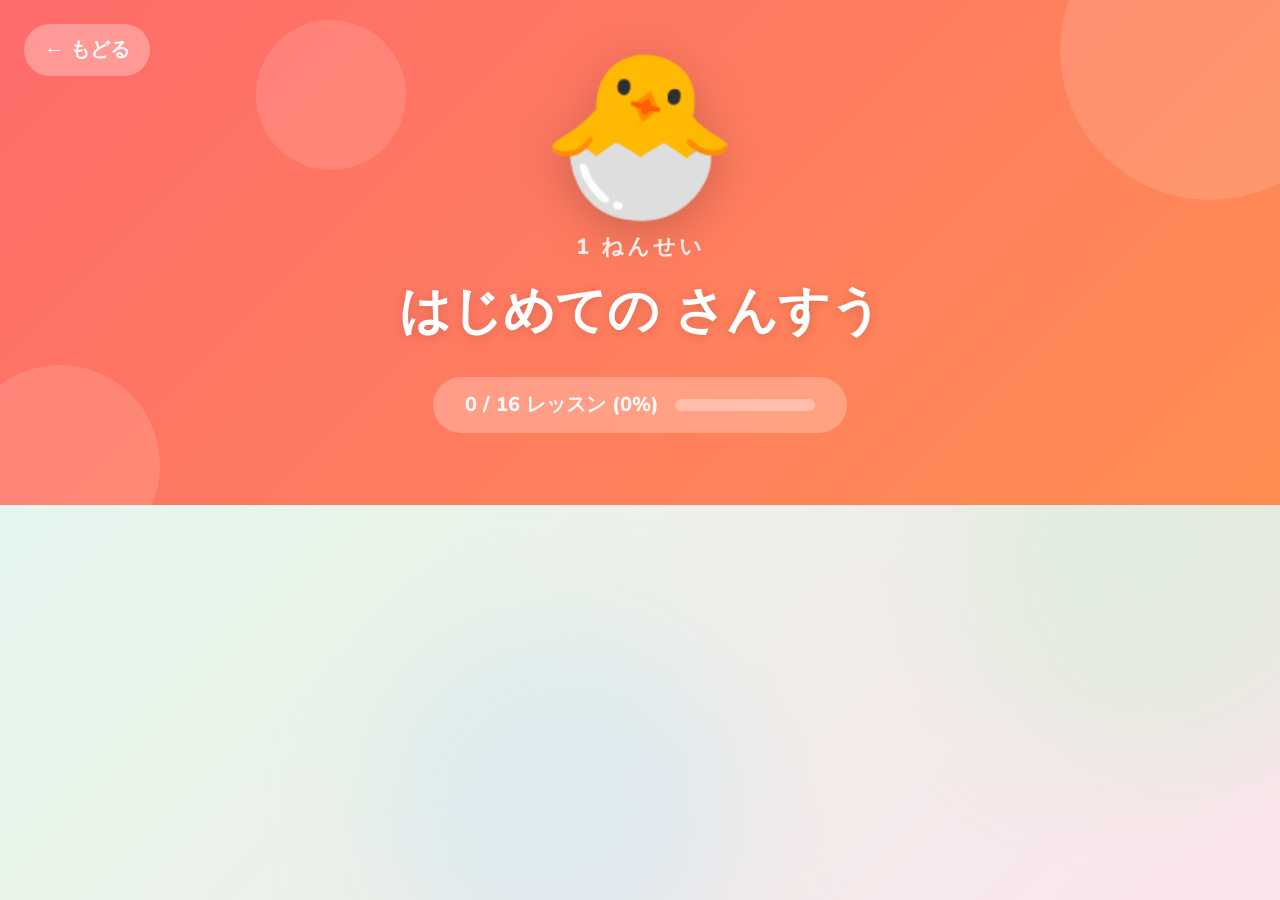
<file: quiz/quiz.html>
<!DOCTYPE html>
<html lang="ja">
<head>
  <meta charset="UTF-8">
  <meta name="viewport" content="width=device-width, initial-scale=1.0">
  <title>テスト | さんすうの森</title>
  <link href="https://fonts.googleapis.com/css2?family=Nunito:wght@400;600;700;800;900&display=swap" rel="stylesheet">
  <link rel="stylesheet" href="../assets/css/style.css">
  <style>
    .quiz-page { max-width: 680px; margin: 0 auto; padding: 0 20px 80px; }

    .quiz-hero {
      border-radius: 0 0 40px 40px;
      padding: 80px 24px 36px;
      text-align: center;
      position: relative;
      margin-bottom: 28px;
      overflow: hidden;
    }
    .quiz-hero .back-btn { top: 16px; left: 16px; }
    .quiz-hero-icon { font-size: 4.5rem; display: block; margin-bottom: 10px; animation: mascotFloat 3s ease-in-out infinite; }
    .quiz-hero-title { font-size: 1.7rem; font-weight: 900; color: #fff; text-shadow: 0 2px 8px rgba(0,0,0,0.15); margin-bottom: 20px; }

    /* Progress bar */
    .quiz-progress-row { display: flex; align-items: center; gap: 12px; }
    .quiz-progress-track { flex: 1; height: 14px; background: rgba(255,255,255,0.3); border-radius: 999px; overflow: hidden; }
    .quiz-progress-fill { height: 100%; background: rgba(255,255,255,0.9); border-radius: 999px; transition: width 0.4s ease; }
    .quiz-progress-label { font-size: 1rem; font-weight: 800; color: rgba(255,255,255,0.9); white-space: nowrap; }

    /* Question card */
    .question-card {
      background: rgba(255,255,255,0.95);
      border-radius: 28px;
      box-shadow: 0 8px 32px rgba(0,0,0,0.12);
      padding: 36px 28px 32px;
      margin-bottom: 20px;
      animation: cardIn 0.35s ease both;
    }
    .question-number {
      font-size: 1rem;
      font-weight: 800;
      color: #b2bec3;
      letter-spacing: 3px;
      text-transform: uppercase;
      margin-bottom: 20px;
    }
    .question-text {
      font-size: clamp(1.6rem, 3vw, 2.2rem);
      font-weight: 900;
      color: #2d3436;
      line-height: 1.4;
      margin-bottom: 28px;
      text-align: center;
    }

    /* Choices grid */
    .choices-grid {
      display: grid;
      grid-template-columns: 1fr 1fr;
      gap: 16px;
    }
    .choice-btn {
      padding: 24px 12px;
      border-radius: 20px;
      border: 3px solid #f1f2f6;
      background: #f8f9fa;
      font-size: 1.4rem;
      font-weight: 800;
      color: #2d3436;
      cursor: pointer;
      transition: all 0.15s;
      text-align: center;
      font-family: 'Nunito', sans-serif;
    }
    .choice-btn:hover:not(:disabled) {
      border-color: currentColor;
      transform: scale(1.03);
      box-shadow: 0 4px 16px rgba(0,0,0,0.1);
    }
    .choice-btn.correct {
      background: #f0fff6;
      border-color: #26de81;
      color: #20bf6b;
      animation: correctPop 0.4s ease;
    }
    .choice-btn.wrong {
      background: #fff5f5;
      border-color: #FF6B6B;
      color: #e55353;
      animation: wrongShake 0.4s ease;
    }
    .choice-btn:disabled { cursor: not-allowed; }

    /* Feedback */
    .feedback-box {
      margin-top: 20px;
      padding: 20px 24px;
      border-radius: 16px;
      font-size: 1.3rem;
      font-weight: 800;
      text-align: center;
      animation: cardIn 0.3s ease;
      display: none;
    }
    .feedback-box.correct { background: #f0fff6; color: #20bf6b; display: block; }
    .feedback-box.wrong   { background: #fff5f5; color: #e55353; display: block; }

    /* Next button */
    .next-btn {
      display: block;
      width: 100%;
      margin-top: 16px;
      padding: 22px;
      border-radius: 20px;
      font-size: 1.4rem;
      font-weight: 900;
      color: #fff;
      border: none;
      cursor: pointer;
      font-family: 'Nunito', sans-serif;
      box-shadow: 0 6px 20px rgba(0,0,0,0.15);
      transition: transform 0.2s, opacity 0.2s;
      display: none;
    }
    .next-btn:hover { transform: translateY(-2px); opacity: 0.92; }

    @keyframes correctPop {
      0%   { transform: scale(1); }
      50%  { transform: scale(1.08); }
      100% { transform: scale(1); }
    }
    @keyframes wrongShake {
      0%,100% { transform: translateX(0); }
      25%      { transform: translateX(-8px); }
      75%      { transform: translateX(8px); }
    }
  </style>
</head>
<body>
<div class="bg-wrapper">
  <div class="bg-blob"></div><div class="bg-blob"></div><div class="bg-blob"></div>
</div>

<div id="quizHero" class="quiz-hero hero-g1">
  <div class="hero-circle hero-circle-1"></div>
  <div class="hero-circle hero-circle-2"></div>
  <a id="backBtn" href="../grade/grade1.html" class="back-btn">← もどる</a>
  <span class="quiz-hero-icon" id="heroIcon">📝</span>
  <div class="quiz-hero-title" id="heroTitle">かくにんテスト</div>
  <div class="quiz-progress-row">
    <div class="quiz-progress-track"><div class="quiz-progress-fill" id="progressFill" style="width:0%"></div></div>
    <div class="quiz-progress-label" id="progressLabel">0 / 0</div>
  </div>
</div>

<div class="quiz-page">
  <div id="quizArea">
    <div class="question-card" style="text-align:center;color:#b2bec3;font-weight:700;padding:40px">📚 よみこみちゅう…</div>
  </div>
</div>

<script src="../assets/js/storage.js"></script>
<script>
const params = new URLSearchParams(location.search);
const grade  = params.get('grade') || '1';
const qid    = params.get('qid');

const HERO_CLASSES = ['','hero-g1','hero-g2','hero-g3','hero-g4','hero-g5','hero-g6'];
const COLORS       = ['','#FF6B6B','#FF9F43','#26de81','#45aaf2','#a29bfe','#fd79a8'];

let questions = [], currentQ = 0, score = 0, answered = false;
const color = COLORS[+grade] || '#FF6B6B';

async function loadQuiz() {
  let data;
  try {
    const res = await fetch(`../data/grade${grade}.json`);
    data = await res.json();
  } catch {
    document.getElementById('heroTitle').textContent = 'データが みつかりません';
    return;
  }

  // Find quiz lesson
  let quiz = null, chapterIdx = 0;
  data.chapters.forEach((ch, ci) => {
    ch.lessons.forEach(l => {
      if (l.id === qid && l.type === 'quiz') { quiz = l; chapterIdx = ci; }
    });
  });

  if (!quiz || !quiz.questions) {
    location.href = `../grade/grade${grade}.html`;
    return;
  }

  document.getElementById('quizHero').className = `quiz-hero ${HERO_CLASSES[+grade] || 'hero-g1'}`;
  document.getElementById('heroIcon').textContent = data.chapters[chapterIdx].icon;
  document.getElementById('heroTitle').textContent = quiz.title;
  document.getElementById('backBtn').href = `../grade/grade${grade}.html`;
  document.title = `${quiz.title} | さんすうの森`;

  questions = quiz.questions;
  renderQuestion();
}

function updateProgress() {
  const pct = questions.length > 0 ? Math.round((currentQ / questions.length) * 100) : 0;
  document.getElementById('progressFill').style.width = pct + '%';
  document.getElementById('progressLabel').textContent = `${currentQ} / ${questions.length}`;
}

function renderQuestion() {
  updateProgress();
  if (currentQ >= questions.length) {
    showResult();
    return;
  }

  const q = questions[currentQ];
  answered = false;

  document.getElementById('quizArea').innerHTML = `
    <div class="question-card">
      <div class="question-number">もんだい ${currentQ + 1} / ${questions.length}</div>
      <div class="question-text">${q.text}</div>
      <div class="choices-grid" id="choicesGrid">
        ${q.choices.map((ch, i) => `
          <button class="choice-btn" data-idx="${i}" onclick="answer(${i})">${ch}</button>
        `).join('')}
      </div>
      <div class="feedback-box" id="feedbackBox"></div>
      <button class="next-btn" id="nextBtn" onclick="nextQuestion()" style="background:linear-gradient(135deg,${color},${color}bb)">
        ${currentQ + 1 < questions.length ? 'つぎの もんだい →' : '🏆 けっかを みる！'}
      </button>
    </div>
  `;
}

function answer(idx) {
  if (answered) return;
  answered = true;

  const q = questions[currentQ];
  const buttons = document.querySelectorAll('.choice-btn');
  const feedback = document.getElementById('feedbackBox');
  const nextBtn  = document.getElementById('nextBtn');

  buttons.forEach(btn => btn.disabled = true);

  if (idx === q.answer) {
    score++;
    buttons[idx].classList.add('correct');
    feedback.className = 'feedback-box correct';
    feedback.textContent = '⭐ せいかい！ すごい！';
  } else {
    buttons[idx].classList.add('wrong');
    buttons[q.answer].classList.add('correct');
    feedback.className = 'feedback-box wrong';
    feedback.textContent = `❌ ざんねん… こたえは「${q.choices[q.answer]}」だよ！`;
  }

  nextBtn.style.display = 'block';
}

function nextQuestion() {
  currentQ++;
  renderQuestion();
}

function showResult() {
  updateProgress();
  const stars = score === questions.length ? 3 : score >= Math.ceil(questions.length * 0.6) ? 2 : 1;
  AppStorage.completeLesson(grade, qid, stars);
  location.href = `../result/result.html?grade=${grade}&qid=${qid}&score=${score}&total=${questions.length}&stars=${stars}`;
}

loadQuiz();
</script>
</body>
</html>
</file>
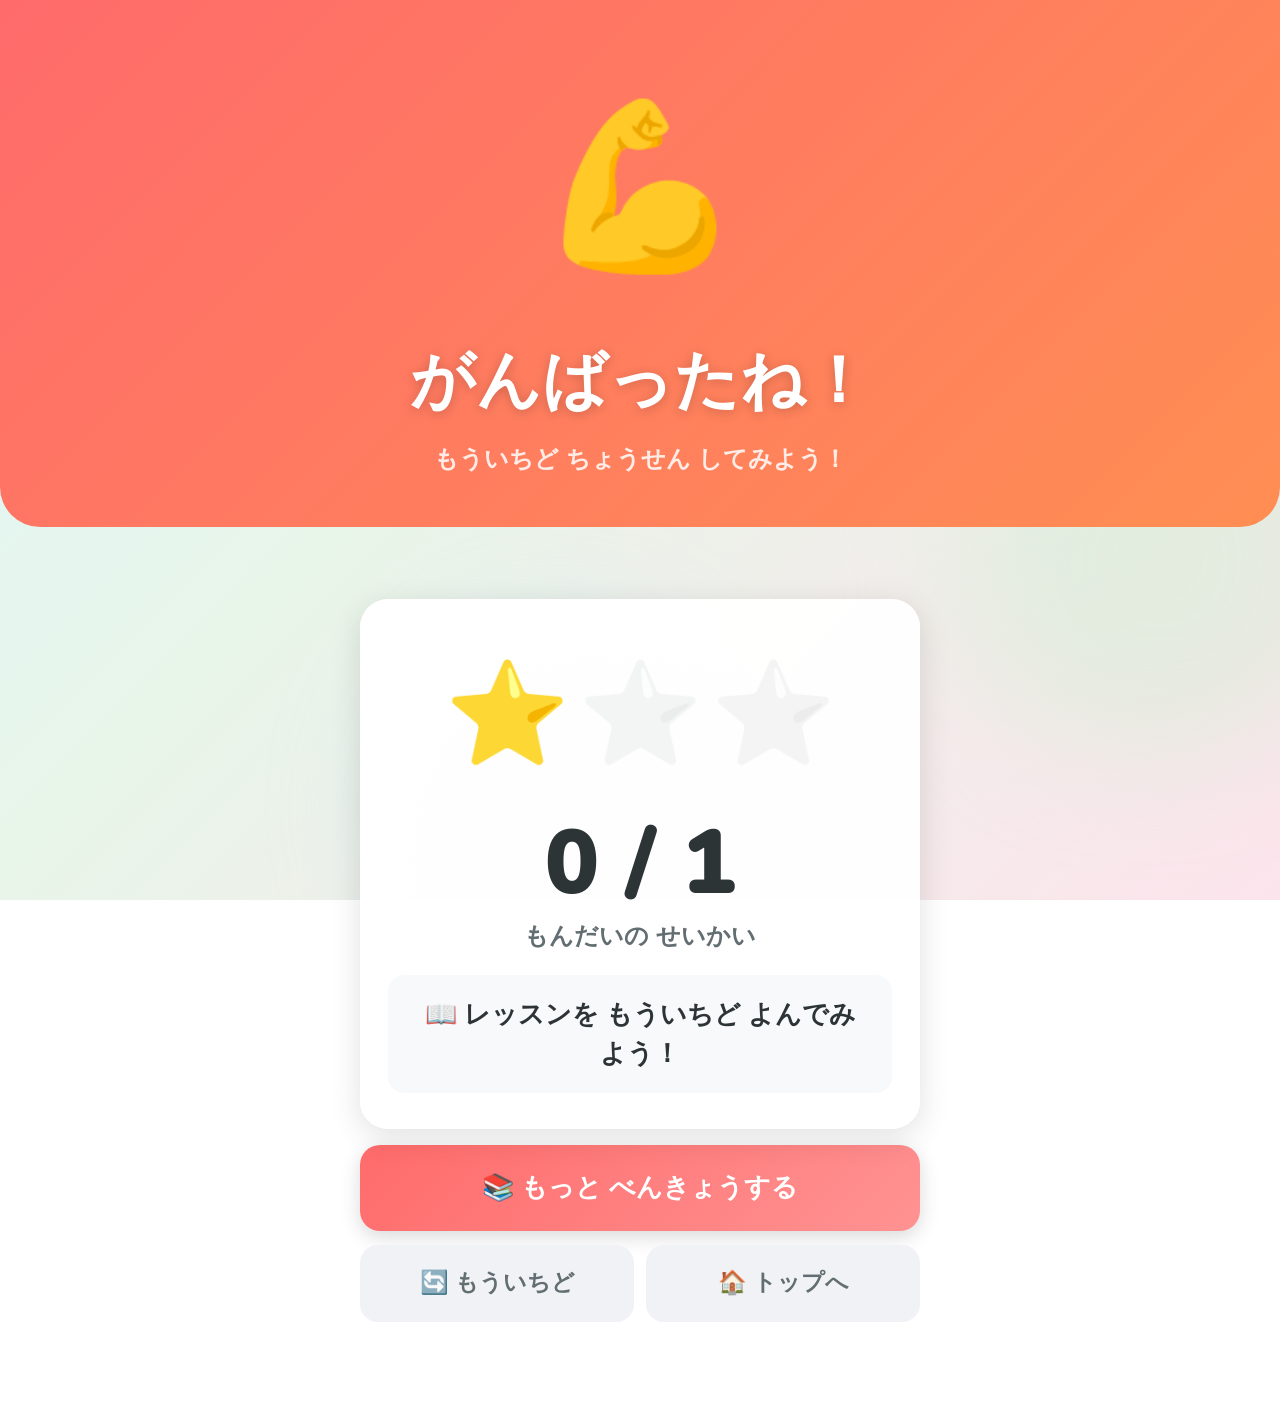
<file: result/result.html>
<!DOCTYPE html>
<html lang="ja">
<head>
  <meta charset="UTF-8">
  <meta name="viewport" content="width=device-width, initial-scale=1.0">
  <title>けっか | さんすうの森</title>
  <link href="https://fonts.googleapis.com/css2?family=Nunito:wght@400;600;700;800;900&display=swap" rel="stylesheet">
  <link rel="stylesheet" href="../assets/css/style.css">
  <style>
    .result-page { max-width: 600px; margin: 0 auto; padding: 40px 20px 80px; text-align: center; }

    .result-hero {
      border-radius: 0 0 40px 40px;
      padding: 60px 24px 48px;
      text-align: center;
      position: relative;
      margin-bottom: 32px;
      overflow: hidden;
    }
    .result-mascot { font-size: 8rem; display: block; margin-bottom: 14px; animation: mascotFloat 2s ease-in-out infinite; }
    .result-title { font-size: clamp(2.2rem, 5vw, 3.2rem); font-weight: 900; color: #fff; text-shadow: 0 2px 12px rgba(0,0,0,0.2); }
    .result-subtitle { font-size: 1.2rem; font-weight: 700; color: rgba(255,255,255,0.85); margin-top: 8px; }

    /* Stars display */
    .stars-card {
      background: rgba(255,255,255,0.95);
      border-radius: 28px;
      box-shadow: 0 8px 32px rgba(0,0,0,0.12);
      padding: 36px 28px;
      margin-bottom: 16px;
      animation: cardIn 0.4s ease both;
    }
    .stars-row {
      display: flex;
      justify-content: center;
      gap: 8px;
      margin-bottom: 24px;
    }
    .star-big {
      font-size: 5rem;
      animation: sparkle 1.2s ease infinite;
      display: inline-block;
    }
    .star-big:nth-child(1) { animation-delay: 0s; }
    .star-big:nth-child(2) { animation-delay: 0.2s; }
    .star-big:nth-child(3) { animation-delay: 0.4s; }
    .star-big.empty { filter: grayscale(1); opacity: 0.25; animation: none; }

    .score-display {
      font-size: 4.5rem;
      font-weight: 900;
      color: #2d3436;
      line-height: 1;
      margin-bottom: 8px;
    }
    .score-label { font-size: 1.2rem; font-weight: 700; color: #636e72; }

    /* Message */
    .result-message {
      margin-top: 20px;
      padding: 20px 24px;
      border-radius: 16px;
      font-size: 1.3rem;
      font-weight: 800;
      color: #2d3436;
      background: #f8f9fa;
      line-height: 1.5;
    }

    /* Confetti items */
    .confetti-wrap { position: fixed; inset: 0; pointer-events: none; overflow: hidden; z-index: 10; }
    .confetti-piece {
      position: absolute;
      top: -20px;
      font-size: 1.5rem;
      animation: confettiFall linear forwards;
    }
    @keyframes confettiFall {
      to { transform: translateY(110vh) rotate(720deg); opacity: 0; }
    }

    /* Action buttons */
    .action-btns { display: flex; flex-direction: column; gap: 14px; margin-top: 16px; }
    .btn-primary {
      display: block;
      padding: 22px;
      border-radius: 20px;
      font-size: 1.3rem;
      font-weight: 900;
      color: #fff;
      text-decoration: none;
      box-shadow: 0 6px 20px rgba(0,0,0,0.15);
      transition: transform 0.2s;
      text-align: center;
    }
    .btn-primary:hover { transform: translateY(-3px); }
    .btn-row { display: flex; gap: 12px; }
    .btn-secondary {
      flex: 1;
      display: block;
      padding: 20px;
      border-radius: 18px;
      font-size: 1.15rem;
      font-weight: 800;
      color: #636e72;
      background: #f1f2f6;
      text-decoration: none;
      text-align: center;
      transition: background 0.2s;
    }
    .btn-secondary:hover { background: #dfe6e9; }
  </style>
</head>
<body>
<div class="bg-wrapper">
  <div class="bg-blob"></div><div class="bg-blob"></div><div class="bg-blob"></div>
</div>
<div class="confetti-wrap" id="confettiWrap"></div>

<div id="resultHero" class="result-hero hero-g1">
  <div class="hero-circle hero-circle-1"></div>
  <div class="hero-circle hero-circle-2"></div>
  <span class="result-mascot" id="resultMascot">🎉</span>
  <div class="result-title" id="resultTitle">よくできました！</div>
  <div class="result-subtitle" id="resultSubtitle"></div>
</div>

<div class="result-page">
  <div class="stars-card">
    <div class="stars-row" id="starsRow"></div>
    <div class="score-display" id="scoreDisplay">0 / 0</div>
    <div class="score-label">もんだいの せいかい</div>
    <div class="result-message" id="resultMessage"></div>
  </div>

  <div class="action-btns" id="actionBtns"></div>
</div>

<script src="../assets/js/storage.js"></script>
<script>
const params  = new URLSearchParams(location.search);
const grade   = params.get('grade') || '1';
const qid     = params.get('qid');
const score   = parseInt(params.get('score')) || 0;
const total   = parseInt(params.get('total')) || 1;
const stars   = parseInt(params.get('stars')) || 1;
const pct     = Math.round((score / total) * 100);

const HERO_CLASSES = ['','hero-g1','hero-g2','hero-g3','hero-g4','hero-g5','hero-g6'];
const MASCOTS      = ['','🐣','🐰','🦊','🦁','🦅','🦄'];
const COLORS       = ['','#FF6B6B','#FF9F43','#26de81','#45aaf2','#a29bfe','#fd79a8'];
const color = COLORS[+grade] || '#FF6B6B';

const MESSAGES = {
  3: ['🌟 かんぺき！ すごすぎる！', '🏆 まんてん！ さんすう マスター！', '🎊 ぜんぶ せいかい！ さいこう！'],
  2: ['👏 よくできました！ もうすこし！', '⭐ なかなか やるね！', '😊 いい かんじ！ もう いちど やってみよう！'],
  1: ['💪 まだまだ これから！ がんばろう！', '📖 レッスンを もういちど よんでみよう！', '🌱 れんしゅうすれば かならず できる！']
};

function rand(arr) { return arr[Math.floor(Math.random() * arr.length)]; }

// Hero
document.getElementById('resultHero').className = `result-hero ${HERO_CLASSES[+grade] || 'hero-g1'}`;

if (stars === 3) {
  document.getElementById('resultMascot').textContent = '🏆';
  document.getElementById('resultTitle').textContent = 'かんぺき！';
  document.getElementById('resultSubtitle').textContent = 'ぜんぶ せいかい！ すごい！！';
} else if (stars === 2) {
  document.getElementById('resultMascot').textContent = MASCOTS[+grade];
  document.getElementById('resultTitle').textContent = 'よくできました！';
  document.getElementById('resultSubtitle').textContent = `${score} もん せいかい！ あと もうすこし！`;
} else {
  document.getElementById('resultMascot').textContent = '💪';
  document.getElementById('resultTitle').textContent = 'がんばったね！';
  document.getElementById('resultSubtitle').textContent = 'もういちど ちょうせん してみよう！';
}

// Stars
const starsRow = document.getElementById('starsRow');
for (let i = 1; i <= 3; i++) {
  const s = document.createElement('span');
  s.className = 'star-big' + (i <= stars ? '' : ' empty');
  s.textContent = '⭐';
  starsRow.appendChild(s);
}

document.getElementById('scoreDisplay').textContent = `${score} / ${total}`;
document.getElementById('resultMessage').textContent = rand(MESSAGES[stars] || MESSAGES[1]);

// Action buttons
document.getElementById('actionBtns').innerHTML = `
  <a class="btn-primary" href="../grade/grade${grade}.html" style="background:linear-gradient(135deg,${color},${color}bb)">
    📚 もっと べんきょうする
  </a>
  <div class="btn-row">
    <a class="btn-secondary" href="../quiz/quiz.html?grade=${grade}&qid=${qid}">🔄 もういちど</a>
    <a class="btn-secondary" href="../index.html">🏠 トップへ</a>
  </div>
`;

// Confetti for perfect score
if (stars === 3) {
  const confetti = ['🌟','⭐','✨','🎉','🎊','🏆','💫','🎈'];
  const wrap = document.getElementById('confettiWrap');
  for (let i = 0; i < 30; i++) {
    const el = document.createElement('span');
    el.className = 'confetti-piece';
    el.textContent = confetti[Math.floor(Math.random() * confetti.length)];
    el.style.left = Math.random() * 100 + 'vw';
    el.style.animationDuration = (2 + Math.random() * 3) + 's';
    el.style.animationDelay = (Math.random() * 2) + 's';
    wrap.appendChild(el);
  }
}
</script>
</body>
</html>
</file>
<file: assets/css/style.css>
/* ===== VARIABLES ===== */
:root {
  --font: 'Nunito', 'Rounded Mplus 1c', sans-serif;
  --radius: 24px;
  --radius-sm: 16px;
  --shadow: 0 8px 32px rgba(0,0,0,0.12);
  --shadow-hover: 0 20px 48px rgba(0,0,0,0.2);
  --transition: 0.3s cubic-bezier(0.34, 1.56, 0.64, 1);

  --g1: #FF6B6B; --g1b: #FF8E53; --g1light: #fff0f0;
  --g2: #FF9F43; --g2b: #FFCC02; --g2light: #fff8e6;
  --g3: #26de81; --g3b: #0be881; --g3light: #f0fff6;
  --g4: #45aaf2; --g4b: #2d98da; --g4light: #f0f8ff;
  --g5: #a29bfe; --g5b: #6c5ce7; --g5light: #f5f3ff;
  --g6: #fd79a8; --g6b: #e84393; --g6light: #fff0f8;

  font-size: 20px; /* ベースフォントサイズ — 大きめに設定 */
}

/* ===== RESET ===== */
*, *::before, *::after { box-sizing: border-box; margin: 0; padding: 0; }
html { scroll-behavior: smooth; }
body {
  font-family: var(--font);
  font-size: 1rem;
  min-height: 100vh;
  overflow-x: hidden;
  color: #2d3436;
  line-height: 1.6;
}
a { text-decoration: none; color: inherit; }
button { cursor: pointer; border: none; background: none; font-family: inherit; font-size: inherit; }

/* ===== ANIMATED BACKGROUND ===== */
.bg-wrapper {
  position: fixed;
  inset: 0;
  background: linear-gradient(135deg, #e0f7fa 0%, #e8f5e9 40%, #fce4ec 100%);
  z-index: -2;
  overflow: hidden;
}
.bg-blob {
  position: absolute;
  border-radius: 50%;
  filter: blur(60px);
  opacity: 0.35;
  animation: blobFloat 8s ease-in-out infinite;
}
.bg-blob:nth-child(1) { width: 500px; height: 500px; background: #FFD6E7; top: -100px; left: -100px; animation-delay: 0s; }
.bg-blob:nth-child(2) { width: 400px; height: 400px; background: #C3F0CA; top: 40%; right: -80px; animation-delay: 2s; }
.bg-blob:nth-child(3) { width: 350px; height: 350px; background: #BEE3F8; bottom: -80px; left: 30%; animation-delay: 4s; }

.math-symbols { position: absolute; inset: 0; pointer-events: none; }
.math-sym {
  position: absolute;
  font-size: 2.5rem;
  font-weight: 900;
  opacity: 0.07;
  animation: symFloat linear infinite;
  user-select: none;
}

/* ===== HEADER ===== */
.site-header {
  text-align: center;
  padding: 48px 24px 32px;
  position: relative;
}
.site-logo {
  display: inline-flex;
  align-items: center;
  gap: 12px;
  background: rgba(255,255,255,0.7);
  backdrop-filter: blur(12px);
  border-radius: 999px;
  padding: 12px 32px;
  box-shadow: 0 4px 16px rgba(0,0,0,0.08);
  margin-bottom: 24px;
}
.site-logo .logo-icon { font-size: 2rem; animation: spin 8s linear infinite; }
.site-logo .logo-text { font-size: 1.2rem; font-weight: 800; color: #6c5ce7; letter-spacing: 0.5px; }

.site-title {
  font-size: clamp(2.2rem, 5vw, 3.8rem);
  font-weight: 900;
  line-height: 1.15;
  margin-bottom: 10px;
  background: linear-gradient(135deg, #6c5ce7, #fd79a8, #FF6B6B);
  -webkit-background-clip: text;
  -webkit-text-fill-color: transparent;
  background-clip: text;
}
.site-subtitle {
  font-size: 1.2rem;
  font-weight: 700;
  color: #636e72;
  margin-bottom: 24px;
}

.progress-badge {
  display: inline-flex;
  align-items: center;
  gap: 8px;
  background: rgba(255,255,255,0.85);
  backdrop-filter: blur(8px);
  border-radius: 999px;
  padding: 10px 24px;
  font-size: 1rem;
  font-weight: 700;
  color: #636e72;
  box-shadow: 0 2px 12px rgba(0,0,0,0.08);
}
.progress-badge .stars { color: #FFCC02; }

/* ===== MAIN CONTENT ===== */
.main-content { padding: 0 24px 80px; max-width: 1200px; margin: 0 auto; }

.section-label {
  text-align: center;
  font-size: 1rem;
  font-weight: 700;
  color: #b2bec3;
  letter-spacing: 3px;
  text-transform: uppercase;
  margin-bottom: 32px;
}

/* ===== GRADE GRID ===== */
.grade-grid {
  display: grid;
  grid-template-columns: repeat(3, 1fr);
  gap: 28px;
}
@media (max-width: 900px) { .grade-grid { grid-template-columns: repeat(2, 1fr); } }
@media (max-width: 560px) { .grade-grid { grid-template-columns: 1fr; } }

/* ===== GRADE CARD ===== */
.grade-card {
  border-radius: var(--radius);
  overflow: hidden;
  box-shadow: var(--shadow);
  transition: transform var(--transition), box-shadow var(--transition);
  cursor: pointer;
  background: #fff;
  display: flex;
  flex-direction: column;
  position: relative;
  animation: cardIn 0.5s ease both;
}
.grade-card:hover { transform: translateY(-12px) scale(1.02); box-shadow: var(--shadow-hover); }
.grade-card:active { transform: scale(0.97); }

.grade-card:nth-child(1) { animation-delay: 0.05s; }
.grade-card:nth-child(2) { animation-delay: 0.10s; }
.grade-card:nth-child(3) { animation-delay: 0.15s; }
.grade-card:nth-child(4) { animation-delay: 0.20s; }
.grade-card:nth-child(5) { animation-delay: 0.25s; }
.grade-card:nth-child(6) { animation-delay: 0.30s; }

.card-banner {
  padding: 32px 24px 24px;
  display: flex;
  flex-direction: column;
  align-items: center;
  gap: 12px;
  position: relative;
  overflow: hidden;
  min-height: 220px;
  justify-content: center;
}
.card-banner::after {
  content: '';
  position: absolute;
  width: 200px; height: 200px;
  border-radius: 50%;
  background: rgba(255,255,255,0.15);
  top: -60px; right: -40px;
}

.banner-circle { position: absolute; border-radius: 50%; background: rgba(255,255,255,0.12); }
.banner-circle-1 { width: 120px; height: 120px; bottom: -30px; left: -20px; }
.banner-circle-2 { width: 80px; height: 80px; top: 10px; right: 20px; }

.card-mascot {
  font-size: 5.5rem;
  line-height: 1;
  animation: mascotFloat 3s ease-in-out infinite;
  position: relative;
  z-index: 1;
  filter: drop-shadow(0 8px 16px rgba(0,0,0,0.15));
}
.grade-card:nth-child(2) .card-mascot { animation-delay: 0.4s; }
.grade-card:nth-child(3) .card-mascot { animation-delay: 0.8s; }
.grade-card:nth-child(4) .card-mascot { animation-delay: 1.2s; }
.grade-card:nth-child(5) .card-mascot { animation-delay: 1.6s; }
.grade-card:nth-child(6) .card-mascot { animation-delay: 2.0s; }

.card-grade-num {
  font-size: 4rem;
  font-weight: 900;
  color: rgba(255,255,255,0.95);
  line-height: 1;
  position: relative;
  z-index: 1;
  text-shadow: 0 2px 8px rgba(0,0,0,0.15);
}
.card-grade-label {
  font-size: 1.3rem;
  font-weight: 800;
  color: rgba(255,255,255,0.9);
  position: relative;
  z-index: 1;
  letter-spacing: 1px;
}

.card-body {
  padding: 20px 20px 24px;
  display: flex;
  flex-direction: column;
  gap: 14px;
  flex: 1;
}
.card-title {
  font-size: 1.1rem;
  font-weight: 800;
  color: #2d3436;
  text-align: center;
}

.topic-chips { display: flex; flex-wrap: wrap; gap: 6px; justify-content: center; }
.chip {
  font-size: 0.85rem;
  font-weight: 700;
  padding: 5px 14px;
  border-radius: 999px;
  background: #f1f2f6;
  color: #636e72;
}

.card-stars { display: flex; align-items: center; justify-content: center; gap: 4px; }
.star { font-size: 1.4rem; }
.star.empty { filter: grayscale(1); opacity: 0.3; }

.card-progress { display: flex; flex-direction: column; gap: 5px; }
.progress-label { display: flex; justify-content: space-between; font-size: 0.85rem; font-weight: 700; color: #b2bec3; }
.progress-bar-track { height: 10px; background: #f1f2f6; border-radius: 999px; overflow: hidden; }
.progress-bar-fill { height: 100%; border-radius: 999px; transition: width 1s ease; }

.card-btn {
  display: block;
  text-align: center;
  padding: 14px;
  border-radius: var(--radius-sm);
  font-size: 1.1rem;
  font-weight: 800;
  color: #fff;
  transition: transform 0.15s, opacity 0.15s;
  letter-spacing: 0.5px;
  box-shadow: 0 4px 12px rgba(0,0,0,0.15);
}
.card-btn:hover { transform: scale(1.03); opacity: 0.92; }

/* Grade color themes */
.grade-1 .card-banner { background: linear-gradient(135deg, var(--g1), var(--g1b)); }
.grade-1 .progress-bar-fill { background: linear-gradient(90deg, var(--g1), var(--g1b)); }
.grade-1 .card-btn { background: linear-gradient(135deg, var(--g1), var(--g1b)); }
.grade-1 .chip { background: var(--g1light); color: var(--g1); }

.grade-2 .card-banner { background: linear-gradient(135deg, var(--g2), var(--g2b)); }
.grade-2 .progress-bar-fill { background: linear-gradient(90deg, var(--g2), var(--g2b)); }
.grade-2 .card-btn { background: linear-gradient(135deg, var(--g2), var(--g2b)); }
.grade-2 .chip { background: var(--g2light); color: #e67e22; }

.grade-3 .card-banner { background: linear-gradient(135deg, var(--g3), var(--g3b)); }
.grade-3 .progress-bar-fill { background: linear-gradient(90deg, var(--g3), var(--g3b)); }
.grade-3 .card-btn { background: linear-gradient(135deg, #20bf6b, #0be881); }
.grade-3 .chip { background: var(--g3light); color: #27ae60; }

.grade-4 .card-banner { background: linear-gradient(135deg, var(--g4), var(--g4b)); }
.grade-4 .progress-bar-fill { background: linear-gradient(90deg, var(--g4), var(--g4b)); }
.grade-4 .card-btn { background: linear-gradient(135deg, var(--g4), var(--g4b)); }
.grade-4 .chip { background: var(--g4light); color: #2980b9; }

.grade-5 .card-banner { background: linear-gradient(135deg, var(--g5), var(--g5b)); }
.grade-5 .progress-bar-fill { background: linear-gradient(90deg, var(--g5), var(--g5b)); }
.grade-5 .card-btn { background: linear-gradient(135deg, var(--g5), var(--g5b)); }
.grade-5 .chip { background: var(--g5light); color: #6c5ce7; }

.grade-6 .card-banner { background: linear-gradient(135deg, var(--g6), var(--g6b)); }
.grade-6 .progress-bar-fill { background: linear-gradient(90deg, var(--g6), var(--g6b)); }
.grade-6 .card-btn { background: linear-gradient(135deg, var(--g6), var(--g6b)); }
.grade-6 .chip { background: var(--g6light); color: #e84393; }

/* ===== FOOTER ===== */
.site-footer {
  text-align: center;
  padding: 32px;
  font-size: 1rem;
  font-weight: 700;
  color: #b2bec3;
}

/* ===========================
   GRADE PAGE STYLES
=========================== */
.grade-hero {
  position: relative;
  padding: 56px 24px 72px;
  text-align: center;
  overflow: hidden;
}
.grade-hero .hero-circle { position: absolute; border-radius: 50%; background: rgba(255,255,255,0.12); }
.grade-hero .hero-circle-1 { width: 300px; height: 300px; top: -100px; right: -80px; }
.grade-hero .hero-circle-2 { width: 200px; height: 200px; bottom: -60px; left: -40px; }
.grade-hero .hero-circle-3 { width: 150px; height: 150px; top: 20px; left: 20%; }

.back-btn {
  position: absolute;
  top: 24px;
  left: 24px;
  display: flex;
  align-items: center;
  gap: 6px;
  background: rgba(255,255,255,0.3);
  backdrop-filter: blur(8px);
  border-radius: 999px;
  padding: 10px 20px;
  font-size: 1rem;
  font-weight: 800;
  color: rgba(255,255,255,0.95);
  transition: background 0.2s;
  cursor: pointer;
  text-decoration: none;
  z-index: 2;
}
.back-btn:hover { background: rgba(255,255,255,0.45); }

.hero-mascot {
  font-size: 8rem;
  line-height: 1;
  display: block;
  margin-bottom: 14px;
  animation: mascotFloat 3s ease-in-out infinite;
  position: relative;
  z-index: 1;
  filter: drop-shadow(0 12px 24px rgba(0,0,0,0.2));
}
.hero-grade {
  font-size: 1.1rem;
  font-weight: 800;
  color: rgba(255,255,255,0.85);
  letter-spacing: 3px;
  text-transform: uppercase;
  position: relative;
  z-index: 1;
  margin-bottom: 6px;
}
.hero-title {
  font-size: clamp(2rem, 4vw, 3rem);
  font-weight: 900;
  color: #fff;
  text-shadow: 0 2px 12px rgba(0,0,0,0.15);
  position: relative;
  z-index: 1;
  margin-bottom: 24px;
}

.hero-progress {
  display: inline-flex;
  align-items: center;
  gap: 16px;
  background: rgba(255,255,255,0.25);
  backdrop-filter: blur(8px);
  border-radius: 999px;
  padding: 12px 32px;
  position: relative;
  z-index: 1;
}
.hero-progress .prog-text { font-size: 1rem; font-weight: 800; color: rgba(255,255,255,0.95); }
.hero-progress-bar { width: 140px; height: 12px; background: rgba(255,255,255,0.3); border-radius: 999px; overflow: hidden; }
.hero-progress-fill { height: 100%; background: rgba(255,255,255,0.9); border-radius: 999px; transition: width 1s ease; }

.hero-g1 { background: linear-gradient(135deg, var(--g1) 0%, var(--g1b) 100%); }
.hero-g2 { background: linear-gradient(135deg, var(--g2) 0%, var(--g2b) 100%); }
.hero-g3 { background: linear-gradient(135deg, var(--g3) 0%, var(--g3b) 100%); }
.hero-g4 { background: linear-gradient(135deg, var(--g4) 0%, var(--g4b) 100%); }
.hero-g5 { background: linear-gradient(135deg, var(--g5) 0%, var(--g5b) 100%); }
.hero-g6 { background: linear-gradient(135deg, var(--g6) 0%, var(--g6b) 100%); }

.chapters-container {
  max-width: 860px;
  margin: -36px auto 0;
  padding: 0 24px 80px;
  position: relative;
  z-index: 1;
}

.chapter-block {
  background: rgba(255,255,255,0.92);
  backdrop-filter: blur(8px);
  border-radius: var(--radius);
  box-shadow: var(--shadow);
  margin-bottom: 24px;
  overflow: hidden;
  animation: cardIn 0.4s ease both;
}
.chapter-block:nth-child(1) { animation-delay: 0.05s; }
.chapter-block:nth-child(2) { animation-delay: 0.10s; }
.chapter-block:nth-child(3) { animation-delay: 0.15s; }
.chapter-block:nth-child(4) { animation-delay: 0.20s; }

.chapter-header {
  display: flex;
  align-items: center;
  gap: 16px;
  padding: 22px 28px;
  border-bottom: 2px solid #f1f2f6;
}
.chapter-icon { font-size: 2.2rem; }
.chapter-info { flex: 1; }
.chapter-num { font-size: 0.85rem; font-weight: 700; color: #b2bec3; letter-spacing: 2px; text-transform: uppercase; margin-bottom: 3px; }
.chapter-name { font-size: 1.3rem; font-weight: 800; color: #2d3436; }
.chapter-count { font-size: 0.9rem; font-weight: 700; color: #b2bec3; background: #f1f2f6; padding: 6px 16px; border-radius: 999px; }

.lesson-list { padding: 10px 16px 16px; display: flex; flex-direction: column; gap: 8px; }

.lesson-item {
  display: flex;
  align-items: center;
  gap: 16px;
  padding: 18px 20px;
  border-radius: var(--radius-sm);
  transition: background 0.2s, transform 0.15s;
  cursor: pointer;
  background: transparent;
  text-decoration: none;
  color: inherit;
}
.lesson-item:hover { background: #f8f9fa; transform: translateX(6px); }
.lesson-item.completed { background: #f0fff6; }

.lesson-status-icon { font-size: 1.8rem; flex-shrink: 0; width: 36px; text-align: center; }
.lesson-info { flex: 1; }
.lesson-title { font-size: 1.1rem; font-weight: 800; color: #2d3436; margin-bottom: 3px; }
.lesson-type { font-size: 0.85rem; font-weight: 600; color: #b2bec3; }
.lesson-type.quiz-type { color: #e67e22; }
.lesson-meta { display: flex; align-items: center; gap: 8px; flex-shrink: 0; }
.lesson-duration { font-size: 0.85rem; font-weight: 700; color: #b2bec3; background: #f1f2f6; padding: 5px 12px; border-radius: 999px; }
.lesson-stars { font-size: 0.9rem; }

.lesson-item.quiz-item { background: linear-gradient(90deg, #fff8e6, #fffdf0); border: 1px dashed #FFB347; }
.lesson-item.quiz-item:hover { background: linear-gradient(90deg, #fff3d6, #fff8e0); }

/* ===== ANIMATIONS ===== */
@keyframes blobFloat {
  0%, 100% { transform: translateY(0) scale(1); }
  50% { transform: translateY(-30px) scale(1.05); }
}
@keyframes symFloat {
  0% { transform: translateY(110vh) rotate(0deg); opacity: 0; }
  10% { opacity: 0.07; }
  90% { opacity: 0.07; }
  100% { transform: translateY(-10vh) rotate(360deg); opacity: 0; }
}
@keyframes mascotFloat {
  0%, 100% { transform: translateY(0); }
  50% { transform: translateY(-12px); }
}
@keyframes spin { from { transform: rotate(0deg); } to { transform: rotate(360deg); } }
@keyframes cardIn {
  from { opacity: 0; transform: translateY(30px) scale(0.95); }
  to { opacity: 1; transform: translateY(0) scale(1); }
}
@keyframes sparkle {
  0%, 100% { transform: scale(1); opacity: 1; }
  50% { transform: scale(1.3); opacity: 0.7; }
}
</file>
